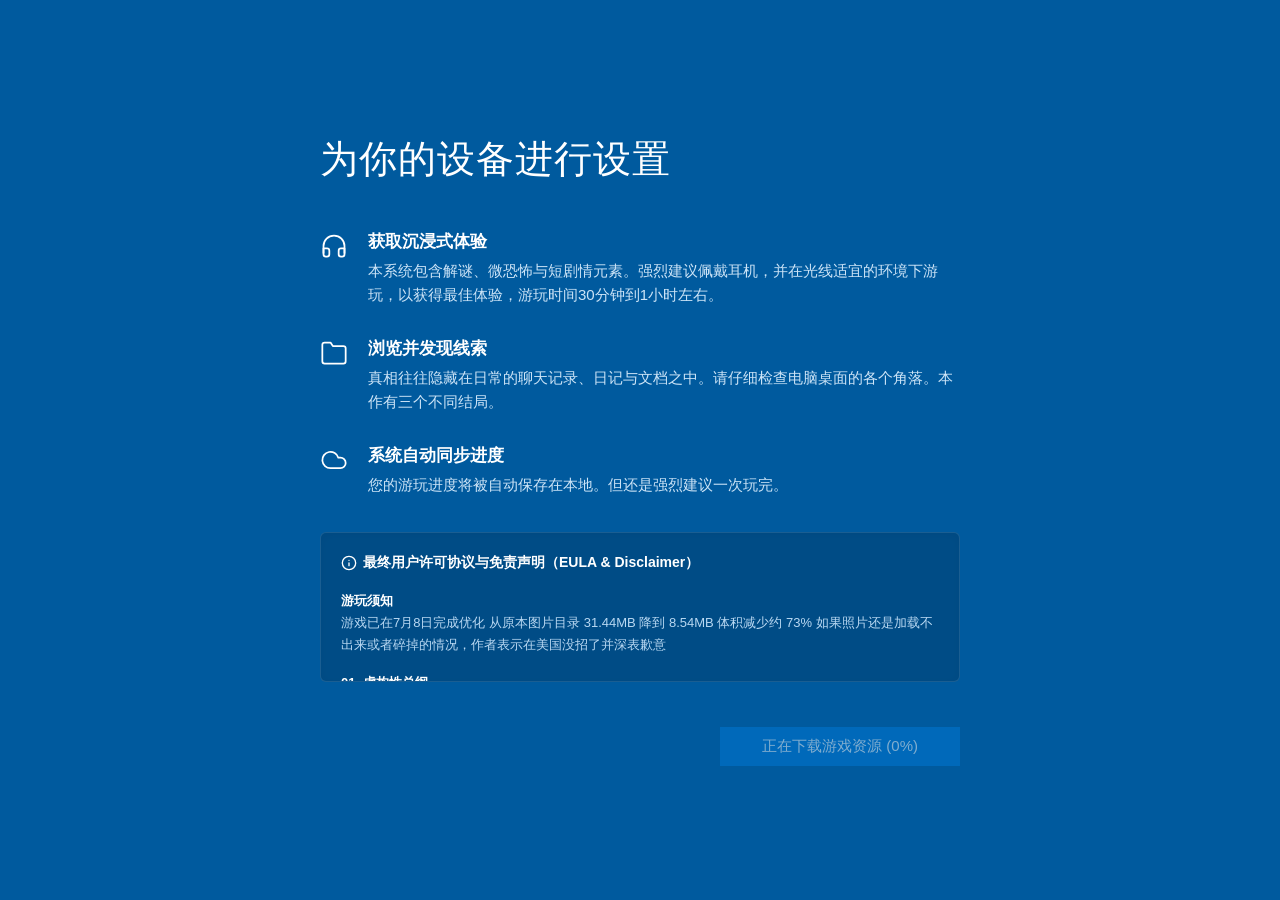
<file: index.html>
<!DOCTYPE html>
<html lang="zh-CN">
<head>
    <meta charset="UTF-8">
    <meta name="viewport" content="width=device-width, initial-scale=1.0, maximum-scale=1.0, user-scalable=no">
    <title>登入</title>
    <script>
        if ('serviceWorker' in navigator) { navigator.serviceWorker.register('sw.js').catch(function () {}); }
    </script>
    <link rel="stylesheet" href="style.css">
    <script>
        // 尽早根据周目在 <html> 上打主题类,让壁纸首帧就正确,避免刷新时闪出上一周目/默认壁纸
        (function(){
            try{
                var c = document.documentElement.classList;
                if (localStorage.getItem('win10_zhoumu3') === 'true') c.add('zhoumu3');
                else if (localStorage.getItem('win10_zhoumu2') === 'true') c.add('zhoumu2');
            }catch(e){}
        })();
    </script>
    <style>
        html.zhoumu2 body {
            background: linear-gradient(rgba(0, 0, 0, 0.5), rgba(0, 0, 0, 0.5)), url('image/野餐2.webp') no-repeat center center !important;
            background-size: cover !important;
        }
        html.zhoumu2 .lockscreen {
            background: linear-gradient(rgba(0, 0, 0, 0.3), rgba(0, 0, 0, 0.3)), url('image/野餐2.webp') no-repeat center center !important;
            background-size: cover !important;
        }

        html.zhoumu3 body {
            background: linear-gradient(rgba(0, 0, 0, 0.5), rgba(0, 0, 0, 0.5)), url('image/野餐3.webp') no-repeat center center !important;
            background-size: cover !important;
        }
        html.zhoumu3 .lockscreen {
            background: linear-gradient(rgba(0, 0, 0, 0.3), rgba(0, 0, 0, 0.3)), url('image/野餐3.webp') no-repeat center center !important;
            background-size: cover !important;
        }
    </style>
    <script src="js/lock/boot-check.js"></script>
   </head>
<body>

    <style>
    .oobe-disclaimer::-webkit-scrollbar {
        width: 6px;
    }
    .oobe-disclaimer::-webkit-scrollbar-track {
        background: transparent;
    }
    .oobe-disclaimer::-webkit-scrollbar-thumb {
        background: rgba(255, 255, 255, 0.3);
        border-radius: 3px;
    }
    .oobe-disclaimer::-webkit-scrollbar-thumb:hover {
        background: rgba(255, 255, 255, 0.6);
    }
</style>

<div id="win10-oobe-screen" style="position: fixed; top: 0; left: 0; width: 100vw; height: 100vh; background: #005A9E; z-index: 9999999; display: flex; flex-direction: column; align-items: center; justify-content: center; color: #fff; font-family: 'Segoe UI', 'Microsoft YaHei', sans-serif; transition: opacity 0.5s ease;">
    <div style="width: 100%; max-width: 720px; padding: 40px; box-sizing: border-box;">
        <h1 style="font-weight: 300; font-size: 38px; margin-bottom: 45px; letter-spacing: 1px;">为你的设备进行设置</h1>
        
        <div style="display: flex; flex-direction: column; gap: 30px; font-size: 15px; color: #E6F2FA;">
            <div style="display: flex; align-items: flex-start; gap: 20px;">
                <div style="flex-shrink: 0; margin-top: 2px;">
                    <svg viewBox="0 0 24 24" width="28" height="28" fill="none" stroke="#fff" stroke-width="1.5" stroke-linecap="round" stroke-linejoin="round"><path d="M3 18v-6a9 9 0 0 1 18 0v6"></path><path d="M21 19a2 2 0 0 1-2 2h-1a2 2 0 0 1-2-2v-3a2 2 0 0 1 2-2h3zM3 19a2 2 0 0 0 2 2h1a2 2 0 0 0 2-2v-3a2 2 0 0 0-2-2H3z"></path></svg>
                </div>
                <div>
                    <div style="font-weight: 600; color: #fff; margin-bottom: 6px; font-size: 17px;">获取沉浸式体验</div>
                    <div style="color: #cce4f7; line-height: 1.6;">本系统包含解谜、微恐怖与短剧情元素。强烈建议佩戴耳机，并在光线适宜的环境下游玩，以获得最佳体验，游玩时间30分钟到1小时左右。</div>
                </div>
            </div>
            <div style="display: flex; align-items: flex-start; gap: 20px;">
                <div style="flex-shrink: 0; margin-top: 2px;">
                    <svg viewBox="0 0 24 24" width="28" height="28" fill="none" stroke="#fff" stroke-width="1.5" stroke-linecap="round" stroke-linejoin="round"><path d="M22 19a2 2 0 0 1-2 2H4a2 2 0 0 1-2-2V5a2 2 0 0 1 2-2h5l2 3h9a2 2 0 0 1 2 2z"></path></svg>
                </div>
                <div>
                    <div style="font-weight: 600; color: #fff; margin-bottom: 6px; font-size: 17px;">浏览并发现线索</div>
                    <div style="color: #cce4f7; line-height: 1.6;">真相往往隐藏在日常的聊天记录、日记与文档之中。请仔细检查电脑桌面的各个角落。本作有三个不同结局。</div>
                </div>
            </div>
            <div style="display: flex; align-items: flex-start; gap: 20px;">
                <div style="flex-shrink: 0; margin-top: 2px;">
                    <svg viewBox="0 0 24 24" width="28" height="28" fill="none" stroke="#fff" stroke-width="1.5" stroke-linecap="round" stroke-linejoin="round"><path d="M17.5 19H9a7 7 0 1 1 6.71-9h1.79a4.5 4.5 0 1 1 0 9Z"></path></svg>
                </div>
                <div>
                    <div style="font-weight: 600; color: #fff; margin-bottom: 6px; font-size: 17px;">系统自动同步进度</div>
                    <div style="color: #cce4f7; line-height: 1.6;">您的游玩进度将被自动保存在本地。但还是强烈建议一次玩完。</div>
                </div>
            </div>
        </div>

        <div class="oobe-disclaimer" style="margin-top: 35px; background: rgba(0, 0, 0, 0.15); border: 1px solid rgba(255, 255, 255, 0.1); border-radius: 6px; padding: 18px 20px; max-height: 150px; overflow-y: auto; font-size: 13px; color: #b8d8f2; line-height: 1.7; box-shadow: inset 0 2px 10px rgba(0,0,0,0.05);">
            
            <div style="font-weight: 600; margin-bottom: 15px; color: #fff; font-size: 14px; display: flex; align-items: center; gap: 6px;">
                <svg viewBox="0 0 24 24" width="16" height="16" fill="none" stroke="currentColor" stroke-width="2" stroke-linecap="round"><circle cx="12" cy="12" r="10"></circle><line x1="12" y1="16" x2="12" y2="12"></line><line x1="12" y1="8" x2="12.01" y2="8"></line></svg>
                最终用户许可协议与免责声明（EULA & Disclaimer）
            </div>

            <div style="margin-bottom: 16px;">
                <strong style="color: #fff;">游玩须知</strong><br>
                游戏已在7月8日完成优化 从原本图片目录 31.44MB 降到 8.54MB 体积减少约 73%
                如果照片还是加载不出来或者碎掉的情况，作者表示在美国没招了并深表歉意
            </div>

            <div style="margin-bottom: 16px;">
                <strong style="color: #fff;">01. 虚构性总纲</strong><br>
                本作所有内容、剧情、人物、组织、事件、对话、线索、密码、暗语、隐藏信息、彩蛋及其延伸含义，均属虚构。
            </div>

            <div style="margin-bottom: 16px;">
                <strong style="color: #fff;">02. 视觉与媒体资产</strong><br>
                游戏内使用的图片、视频、音频、字体、界面截图及视觉元素，部分来源于网络公开资源，部分由 AI 辅助生成，部分由创作者自行制作。所有资产均以非商业、致敬、叙事需要为目的使用。若原始权利人发现本作对其作品存在误用，欢迎联系作者小红书 @bcmh99。
                <div style="margin-top: 6px; display: flex; flex-wrap: wrap; gap: 5px;">
                    <span style="background: rgba(255,255,255,0.1); padding: 2px 7px; border-radius: 4px; font-size: 11px;">图片素材</span>
                    <span style="background: rgba(255,255,255,0.1); padding: 2px 7px; border-radius: 4px; font-size: 11px;">AI 生成内容</span>
                    <span style="background: rgba(255,255,255,0.1); padding: 2px 7px; border-radius: 4px; font-size: 11px;">字体</span>
                    <span style="background: rgba(255,255,255,0.1); padding: 2px 7px; border-radius: 4px; font-size: 11px;">UI 界面截图</span>
                    <span style="background: rgba(255,255,255,0.1); padding: 2px 7px; border-radius: 4px; font-size: 11px;">音效</span>
                    <span style="background: rgba(255,255,255,0.1); padding: 2px 7px; border-radius: 4px; font-size: 11px;">视频片段</span>
                </div>
            </div>

            <div style="margin-bottom: 16px;">
                <strong style="color: #fff;">03. 品牌、商标与企业实体</strong><br>
                本作出现的任何真实品牌、商标、产品名称、软件界面、企业 Logo、服务名称及其关联的一切视觉识别系统，仅为增强叙事的现实感与沉浸感，属于合理的叙事引用。作者绝无侵权、诋毁、恶意竞争、商业欺诈或扰乱市场秩序之意图。上述企业及品牌均与本作情节无任何官方关联，亦不对本作内容背书。
                <div style="margin-top: 6px; display: flex; flex-wrap: wrap; gap: 5px;">
                    <span style="background: rgba(255,255,255,0.1); padding: 2px 7px; border-radius: 4px; font-size: 11px;">科技公司</span>
                    <span style="background: rgba(255,255,255,0.1); padding: 2px 7px; border-radius: 4px; font-size: 11px;">社交平台</span>
                    <span style="background: rgba(255,255,255,0.1); padding: 2px 7px; border-radius: 4px; font-size: 11px;">搜索引擎</span>
                    <span style="background: rgba(255,255,255,0.1); padding: 2px 7px; border-radius: 4px; font-size: 11px;">操作系统</span>
                    <span style="background: rgba(255,255,255,0.1); padding: 2px 7px; border-radius: 4px; font-size: 11px;">浏览器</span>
                    <span style="background: rgba(255,255,255,0.1); padding: 2px 7px; border-radius: 4px; font-size: 11px;">政府门户网站</span>
                    <span style="background: rgba(255,255,255,0.1); padding: 2px 7px; border-radius: 4px; font-size: 11px;">银行与金融机构</span>
                    <span style="background: rgba(255,255,255,0.1); padding: 2px 7px; border-radius: 4px; font-size: 11px;">媒体与新闻机构</span>
                </div>
            </div>

            <div style="margin-bottom: 16px;">
                <strong style="color: #fff;">04. 真实人物</strong><br>
                本作中如出现与真实存在或曾经存在的人物相似的角色名称、外貌、行为模式或口头禅，纯属戏剧性巧合。本作对任何真实人物均无恶意刻画、名誉侵害或人身攻击之意。
            </div>

            <div style="margin-bottom: 16px;">
                <strong style="color: #fff;">05. 历史事件与地理信息</strong><br>
                游戏剧情中涉及的历史事件、地点、建筑、坐标、地图数据及地缘政治叙述，均为剧情服务而进行了虚构化处理。本作不构成任何历史研究、地理调查报告或学术论文。请勿据此导航、拆迁或发起任何地缘政治活动。
                <div style="margin-top: 6px; display: flex; flex-wrap: wrap; gap: 5px;">
                    <span style="background: rgba(255,255,255,0.1); padding: 2px 7px; border-radius: 4px; font-size: 11px;">历史事件</span>
                    <span style="background: rgba(255,255,255,0.1); padding: 2px 7px; border-radius: 4px; font-size: 11px;">地名与坐标</span>
                    <span style="background: rgba(255,255,255,0.1); padding: 2px 7px; border-radius: 4px; font-size: 11px;">建筑与地标</span>
                    <span style="background: rgba(255,255,255,0.1); padding: 2px 7px; border-radius: 4px; font-size: 11px;">地缘政治</span>
                    <span style="background: rgba(255,255,255,0.1); padding: 2px 7px; border-radius: 4px; font-size: 11px;">地图数据</span>
                </div>
            </div>
            
        </div>
        <div style="margin-top: 45px; display: flex; justify-content: flex-end;">
            <button id="oobe-accept-btn" style="background: #0078D7; border: 2px solid transparent; color: #fff; padding: 8px 40px; font-size: 15px; font-weight: 500; cursor: pointer; transition: all 0.2s ease; outline: none; font-family: 'Microsoft YaHei', sans-serif;" 
                onmouseover="this.style.background='#1084ea'; this.style.borderColor='rgba(255,255,255,0.4)';" 
                onmouseout="this.style.background='#0078D7'; this.style.borderColor='transparent';"
                onmousedown="this.style.transform='scale(0.97)'; this.style.background='#0062b0';"
                onmouseup="this.style.transform='scale(1)'; this.style.background='#1084ea';">
                接 受
            </button>
        </div>
    </div>
</div>

    <div id="win10-boot-screen" style="position: fixed; top: 0; left: 0; width: 100vw; height: 100vh; background: #000; z-index: 9999998; display: none; flex-direction: column; align-items: center; justify-content: center; transition: opacity 0.8s ease;">
        <svg viewBox="0 0 88 88" width="90" height="90" style="margin-bottom: 80px;">
            <path fill="#0078D7" d="M0,12.5 L36,7.5 L36,42 L0,42 L0,12.5 Z M39,7 L88,0 L88,42 L39,42 L39,7 Z M0,45 L36,45 L36,79.5 L0,74.5 L0,45 Z M39,45 L88,45 L88,88 L39,81 L39,45 Z"/>
        </svg>

        <div class="win10-loader">
            <div class="dot"></div><div class="dot"></div><div class="dot"></div><div class="dot"></div><div class="dot"></div>
        </div>
        <style>
            .win10-loader { position: relative; width: 45px; height: 45px; }
            .win10-loader .dot { position: absolute; width: 100%; height: 100%; opacity: 0; animation: win10-spin 2.5s infinite linear; }
            .win10-loader .dot::after { content: ''; position: absolute; top: 0; left: 50%; width: 5px; height: 5px; background: #fff; border-radius: 50%; transform: translateX(-50%); }
            .win10-loader .dot:nth-child(1) { animation-delay: 0s; }
            .win10-loader .dot:nth-child(2) { animation-delay: 0.15s; }
            .win10-loader .dot:nth-child(3) { animation-delay: 0.3s; }
            .win10-loader .dot:nth-child(4) { animation-delay: 0.45s; }
            .win10-loader .dot:nth-child(5) { animation-delay: 0.6s; }
            @keyframes win10-spin {
                0% { transform: rotate(0deg); opacity: 1; animation-timing-function: cubic-bezier(0.1, 0.4, 0.9, 0.6); }
                35% { transform: rotate(180deg); animation-timing-function: cubic-bezier(0.1, 0.4, 0.9, 0.6); }
                70% { transform: rotate(360deg); opacity: 1; animation-timing-function: linear; }
                80% { opacity: 0; }
                100% { transform: rotate(360deg); opacity: 0; }
            }
        </style>
    </div>

    <div class="lockscreen" id="lockscreen">
        <div class="lockscreen-content">
            <div class="time" id="time">00:00</div>
            <div class="date" id="date">加载中...</div>
        </div>
        <div class="tip">点击任意地方解锁</div>
    </div>

    <div class="login-screen">
        <img src="image/ningning.webp" class="avatar" id="user-avatar" alt="用户头像">

        <div class="username" id="user-name">江若宁</div>

        <div class="login-form">
            <div class="password-container">
                <input type="password" id="password" placeholder="密码" autocomplete="off">
                <button id="loginButton" title="登录">➜</button>
            </div>
            <div id="errorMessage" class="error-message">提示: 我的名字</div>
        </div>
    </div>

    <script>
        const userNameEl = document.getElementById('user-name');
        
        if (localStorage.getItem('win10_zhoumu3') === 'true') {
            document.body.classList.add('zhoumu3');
            if (userNameEl) {
                userNameEl.innerText = '若宁';
            }
        } else if (localStorage.getItem('win10_zhoumu2') === 'true') {
            document.body.classList.add('zhoumu2');
        }
    </script>
    <script src="js/lock/theme.js"></script>
    <script src="js/lock/assets.js"></script>
    <script src="js/lock/oobe.js"></script>
    <script src="js/lock/login.js"></script>
</body>
</html>
</file>
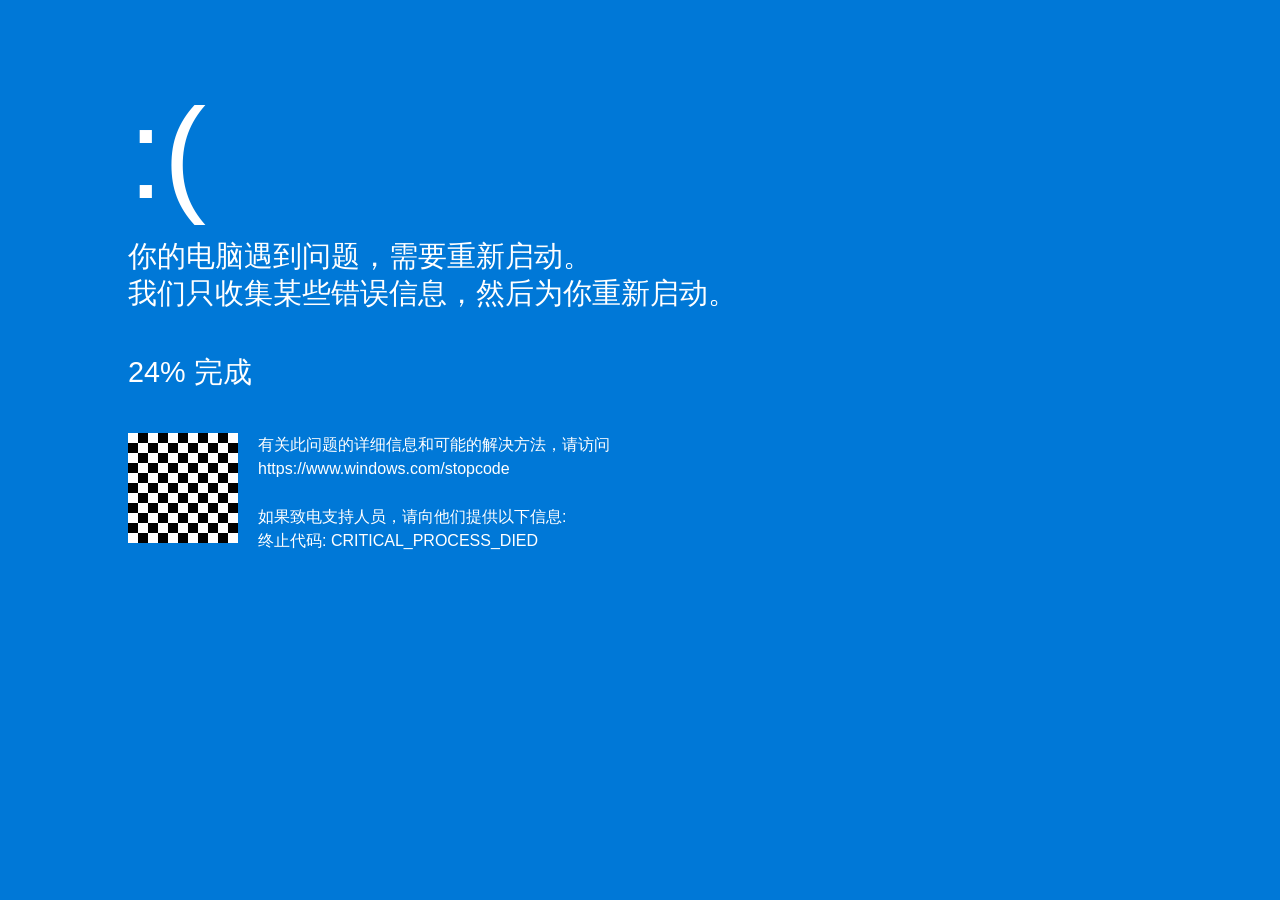
<file: bluescreen.html>
<!DOCTYPE html>
<html lang="zh-CN">
<head>
    <meta charset="UTF-8">
    <meta name="viewport" content="width=device-width, initial-scale=1.0, maximum-scale=1.0, user-scalable=no">
    <title>系统崩溃</title>
    <script>
        if ('serviceWorker' in navigator) { navigator.serviceWorker.register('sw.js').catch(function () {}); }
    </script>
    <style>
        body {
            background-color: #0078D7;
            color: white;
            font-family: "Segoe UI", "Microsoft YaHei", sans-serif;
            margin: 0;
            padding: 10vh 10vw;
            height: 100vh;
            box-sizing: border-box;
            overflow: hidden;
            user-select: none;
            touch-action: none; 
        }
        .sad-face {
            font-size: 8rem;
            margin-bottom: 20px;
            font-weight: 300;
            line-height: 1;
        }
        .message {
            font-size: 1.8rem;
            margin-bottom: 40px;
            font-weight: 300;
            line-height: 1.3;
        }
        .progress {
            font-size: 1.8rem;
            margin-bottom: 40px;
            font-weight: 300;
        }
        .details {
            display: flex;
            align-items: flex-start;
            gap: 20px;
        }
        .qr-code {
            width: 110px;
            height: 110px;
            background: white;
            background-image: repeating-linear-gradient(45deg, #000 25%, transparent 25%, transparent 75%, #000 75%, #000), repeating-linear-gradient(45deg, #000 25%, transparent 25%, transparent 75%, #000 75%, #000);
            background-position: 0 0, 10px 10px;
            background-size: 20px 20px;
        }
        .info {
            font-size: 1rem;
            line-height: 1.5;
        }
        @media (max-width: 600px) {
            .sad-face { font-size: 6rem; }
            .message { font-size: 1.2rem; margin-bottom: 20px; }
            .progress { font-size: 1.2rem; margin-bottom: 20px; }
            .details { flex-direction: column; gap: 10px; }
            .qr-code { width: 80px; height: 80px; }
            .info { font-size: 0.8rem; }
        }
    </style>
</head>
<body>
    <div class="sad-face">:(</div>
    <div class="message">你的电脑遇到问题，需要重新启动。<br>我们只收集某些错误信息，然后为你重新启动。</div>
    <div class="progress"><span id="percentage">0</span>% 完成</div>
    <div class="details">
        <div class="qr-code"></div>
        <div class="info">
            有关此问题的详细信息和可能的解决方法，请访问<br>
            https://www.windows.com/stopcode<br><br>
            如果致电支持人员，请向他们提供以下信息:<br>
            终止代码: CRITICAL_PROCESS_DIED
        </div>
    </div>

    <script src="js/bluescreen.js"></script>
</body>
</html>
</file>
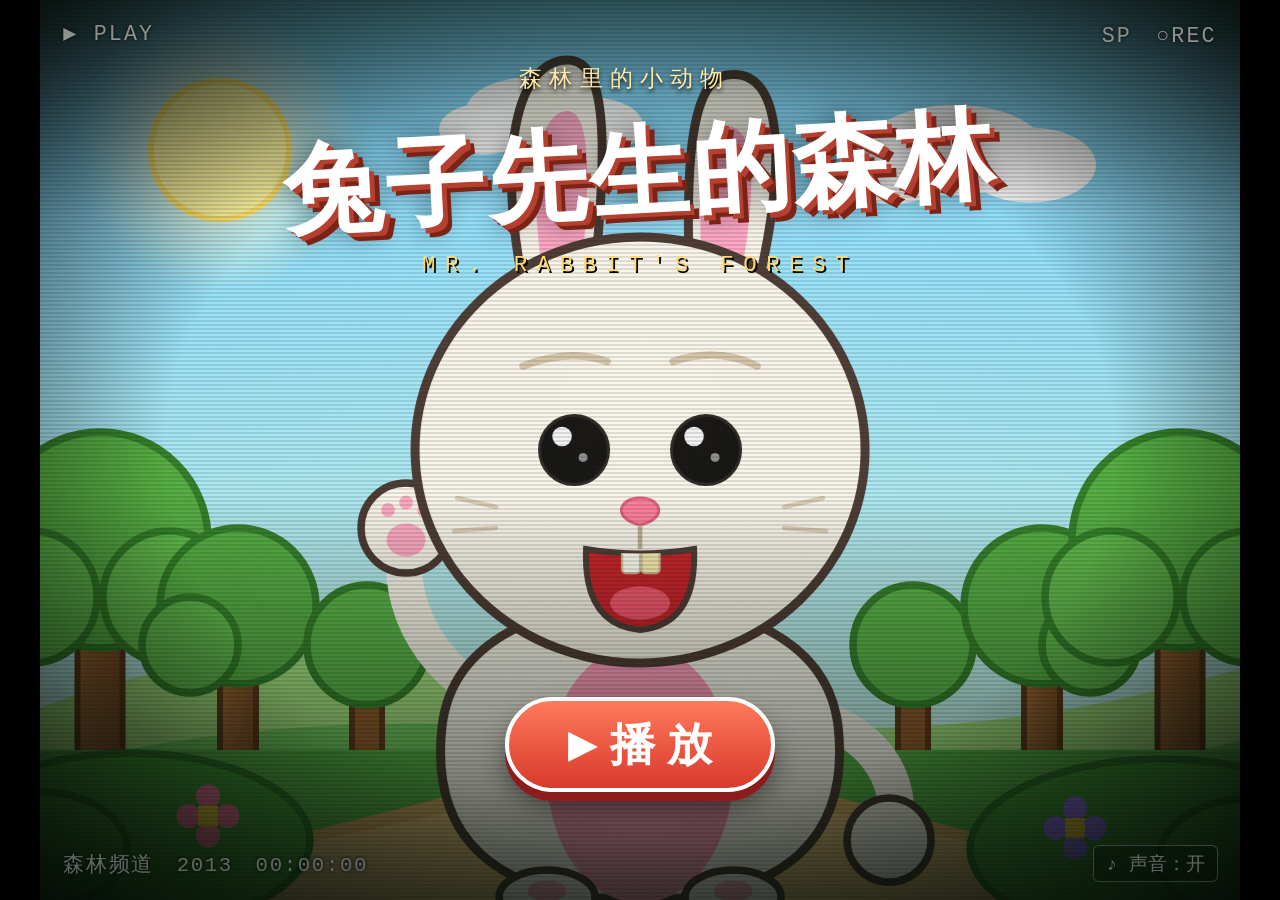
<file: tuzi.html>
<!doctype html>
<html lang="zh">
<head>
<meta charset="utf-8">
<meta name="viewport" content="width=device-width, initial-scale=1, viewport-fit=cover">
<title>兔子先生</title>
<script>
    if ('serviceWorker' in navigator) { navigator.serviceWorker.register('sw.js').catch(function () {}); }
</script>
<style>
  *{box-sizing:border-box;-webkit-tap-highlight-color:transparent;margin:0;padding:0}
  html,body{height:100%}
  body{background:#000;color:#fff;overflow:hidden;user-select:none;font-family:"Comic Sans MS","Chalkboard SE","PingFang SC","Hiragino Sans GB","Microsoft YaHei",sans-serif;display:flex;align-items:center;justify-content:center}
  .tv{position:relative;width:min(100vw,133.34vh);aspect-ratio:4/3;background:#05060a;overflow:hidden;box-shadow:0 0 12vmin rgba(0,0,0,.85) inset}
  #scene{position:absolute;inset:0;width:100%;height:100%;display:block}
  .crt{position:absolute;inset:0;pointer-events:none}
  #picture{position:absolute;inset:0;filter:saturate(1.15) contrast(1.05) brightness(1);transition:filter .9s ease}
  .scan{z-index:40;background:repeating-linear-gradient(to bottom,rgba(0,0,0,.16) 0 2px,rgba(0,0,0,0) 2px 4px);mix-blend-mode:multiply;opacity:.7}
  .bloom{z-index:41;background:radial-gradient(ellipse at 50% 45%,rgba(255,255,255,.05),transparent 60%);mix-blend-mode:screen}
  .vig{z-index:42;background:radial-gradient(ellipse at center,transparent 56%,rgba(0,0,0,.5) 82%,rgba(0,0,0,.92) 100%);transition:background .9s}
  .vig.tight{background:radial-gradient(ellipse at center,transparent 38%,rgba(0,0,0,.7) 70%,rgba(0,0,0,.98) 100%)}
  .static{z-index:43;opacity:.06;mix-blend-mode:overlay;background-image:url("data:image/svg+xml,%3Csvg xmlns='http://www.w3.org/2000/svg' width='200' height='200'%3E%3Cfilter id='n'%3E%3CfeTurbulence type='fractalNoise' baseFrequency='0.9' numOctaves='2' stitchTiles='stitch'/%3E%3C/filter%3E%3Crect width='100%25' height='100%25' filter='url(%23n)'/%3E%3C/svg%3E");background-size:200px 200px;animation:noise .4s steps(5) infinite}
  .static.heavy{opacity:.55}
  @keyframes noise{0%{background-position:0 0}25%{background-position:-40px 20px}50%{background-position:30px -30px}75%{background-position:-20px 30px}100%{background-position:40px -10px}}
  .tracking{z-index:44;height:14%;left:-5%;width:110%;position:absolute;top:120%;background:linear-gradient(to bottom,transparent,rgba(255,255,255,.10) 30%,rgba(120,120,160,.18) 50%,rgba(255,255,255,.08) 70%,transparent);filter:blur(.6px);mix-blend-mode:screen;animation:roll 7s linear infinite;opacity:.7}
  @keyframes roll{0%{top:120%}100%{top:-20%}}
  .tracking.fast{animation-duration:1.3s;opacity:1}
  .fringe{z-index:39;mix-blend-mode:screen;opacity:.25;background:repeating-linear-gradient(90deg,rgba(255,0,40,0) 0 2px,rgba(0,180,255,.06) 2px 3px)}
  .tv.glitch #picture{animation:jump .16s steps(2)}
  @keyframes jump{0%{transform:translateX(-9px) skewX(-3deg)}50%{transform:translateX(11px) skewX(4deg)}100%{transform:none}}
  .hud{position:absolute;z-index:60;left:0;right:0;top:0;display:flex;justify-content:space-between;padding:2.2vmin 2.6vmin;font-family:"Courier New",monospace;font-size:2.4vmin;letter-spacing:.1em;color:#fff;text-shadow:0 0 4px rgba(0,0,0,.9);pointer-events:none}
  .hud.blink .play{animation:hb 1.1s steps(2) infinite}
  @keyframes hb{50%{opacity:.25}}
  .stamp{position:absolute;z-index:60;font-family:"Courier New",monospace;font-size:2.3vmin;letter-spacing:.08em;color:#fff;text-shadow:0 0 4px #000;pointer-events:none;transition:opacity .2s}
  #stamp{bottom:2.4vmin;left:2.6vmin}#stampGhost{display:none;z-index:59}
  #place{position:absolute;z-index:60;top:2.2vmin;left:50%;transform:translateX(-50%);font-family:"Courier New",monospace;font-size:2.2vmin;letter-spacing:.2em;color:#ffe;opacity:0;text-shadow:0 0 5px #000;pointer-events:none;transition:opacity .5s}
  #place.show{opacity:.9}
  #mute{position:absolute;z-index:65;bottom:2vmin;right:2.4vmin;pointer-events:auto;cursor:pointer;background:rgba(0,0,0,.35);border:.2vmin solid rgba(255,255,255,.5);color:#fff;border-radius:6px;font-family:"Courier New",monospace;font-size:2.1vmin;padding:.5vmin 1.4vmin}
  #caption{position:absolute;z-index:55;left:50%;bottom:13%;transform:translateX(-50%);max-width:88%;padding:1.6vmin 3vmin;border-radius:2vmin;background:rgba(26,19,48,.82);color:#fff;font-size:3.4vmin;line-height:1.4;text-align:center;border:.35vmin solid rgba(255,255,255,.55);box-shadow:0 .6vmin 0 rgba(0,0,0,.4);display:none;text-shadow:0 .2vmin 0 rgba(0,0,0,.5);pointer-events:none}
  #caption.show{display:block}#caption .name{color:#ffd86b;font-weight:bold}
  #answer{position:absolute;z-index:58;left:50%;bottom:4%;transform:translateX(-50%);width:92%;display:none;justify-content:center}
  #answer.show{display:flex}
  .ansrow{display:flex;gap:1.4vmin;flex-wrap:wrap;justify-content:center;align-items:center}
  #ansInput{font-family:inherit;font-size:3.2vmin;padding:1vmin 2vmin;border-radius:1.6vmin;border:.4vmin solid #ffd86b;background:#fffdf4;color:#222;width:42vmin;max-width:70vw;text-align:center;outline:none}
  .btn{font-family:inherit;cursor:pointer;border:none;border-radius:1.6vmin;font-size:3vmin;padding:1.1vmin 3vmin;background:#ffd86b;color:#3a2b10;box-shadow:0 .6vmin 0 #c79a2e;transition:transform .1s,background .3s}
  .btn:hover{transform:translateY(-.3vmin)}.btn:active{transform:translateY(.3vmin);box-shadow:0 .2vmin 0 #c79a2e}
  .btn.alt{background:#ff9aa2;box-shadow:0 .6vmin 0 #c96a72;color:#4a1417}
  .btn.dark{background:#2a2540;color:#eee;box-shadow:0 .6vmin 0 #000}
  .btn.locked{background:#595550;color:#8a857c;box-shadow:0 .6vmin 0 #2c2926;cursor:not-allowed;filter:grayscale(1)}
  .btn.locked:hover{transform:none}
  .flash{position:absolute;z-index:70;inset:0;display:flex;align-items:center;justify-content:center;background:#0a0a0a;color:#e9e2cf;font-size:10vmin;font-weight:bold;letter-spacing:.08em;opacity:0;pointer-events:none;font-family:"Comic Sans MS",serif}
  .flash.on{opacity:1}.flash.white{background:#efe9d6;color:#111}
  #title{position:absolute;z-index:50;inset:0;display:none;flex-direction:column;align-items:center;justify-content:center;gap:1vmin;text-align:center}
  #title.show{display:flex}
  #title .t1{font-size:10vmin;color:#fff;text-shadow:.6vmin .6vmin 0 #b5402f,1.2vmin 1.2vmin 0 rgba(0,0,0,.3);transform:rotate(-3deg)}
  #title .t2{font-size:3.6vmin;color:#ffd86b;letter-spacing:.3em;text-shadow:.3vmin .3vmin 0 #000}
  #title .tep{margin-top:1vmin;font-family:"Courier New",monospace;font-size:2.5vmin;color:#fff;opacity:.85}
  .card{position:absolute;z-index:80;inset:0;display:flex;flex-direction:column;align-items:center;justify-content:center;gap:3vmin;background:radial-gradient(ellipse at center,#0d1a10,#000);cursor:pointer}
  #start{background:linear-gradient(180deg,rgba(8,18,10,.55),rgba(8,18,10,0) 24%,rgba(8,18,10,0) 55%,rgba(6,14,8,.7))}
  #start .cov-ep{position:absolute;top:7%;font-family:"Courier New",monospace;letter-spacing:.32em;color:#ffe9a8;font-size:2.5vmin;text-shadow:0 .3vmin .5vmin rgba(0,0,0,.8)}
  #start h1{position:absolute;top:12%;font-size:11vmin;color:#fff;letter-spacing:.03em;font-weight:bold;transform:rotate(-3deg);text-align:center;text-shadow:.5vmin .5vmin 0 #b5402f,1vmin 1vmin 0 #7a2418,0 .4vmin 3vmin rgba(0,0,0,.5)}
  #start .cov-sub{position:absolute;top:28%;font-family:"Courier New",monospace;letter-spacing:.42em;color:#ffd86b;font-size:2.5vmin;text-shadow:.2vmin .2vmin 0 #000}
  #start .cov-play{position:absolute;bottom:12%;display:flex;align-items:center;gap:1.6vmin;font-family:inherit;font-weight:bold;font-size:5vmin;color:#fff;background:linear-gradient(180deg,#ff7a5c,#d8392c);border:.55vmin solid #fff;border-radius:99px;padding:1.5vmin 6.5vmin;box-shadow:0 1vmin 0 #8e1c1c,0 1.8vmin 3vmin rgba(0,0,0,.45);cursor:pointer;animation:covpulse 1.8s ease-in-out infinite}
  #start .cov-play .tri{font-size:4vmin}
  #start .cov-play:hover{transform:scale(1.04)}
  @keyframes covpulse{50%{transform:scale(1.06)}}
  #start .warn{position:absolute;bottom:4.5%;color:#eadfc6;font-size:2.1vmin;font-family:"Courier New",monospace;letter-spacing:.1em;text-shadow:0 .2vmin .5vmin rgba(0,0,0,.85)}
  #secret{display:none}
  #win404{position:absolute;inset:0;z-index:90;display:none;background:#f3f3f3;color:#2b2b2b;font-family:"Segoe UI","Microsoft YaHei",Tahoma,Arial,sans-serif}
  #win404.show{display:block}
  .w-win{position:absolute;inset:0;display:flex;flex-direction:column;background:#fff}
  .w-title{height:6%;min-height:30px;background:#eaeaea;display:flex;align-items:center;justify-content:space-between;padding:0 1.6vmin;font-size:1.9vmin;color:#3a3a3a;border-bottom:1px solid #dcdcdc}
  .w-ctrls b{display:inline-block;width:4.4vmin;text-align:center;color:#555;font-weight:400}
  .w-ctrls .w-x{color:#666}
  .w-bar{display:flex;align-items:center;gap:1.4vmin;padding:1.1vmin 1.8vmin;background:#f7f7f7;border-bottom:1px solid #e3e3e3}
  .w-nav{color:#0067c0;font-size:2.8vmin}.w-nav.dim{color:#c2c2c2}
  .w-url{flex:1;background:#fff;border:1px solid #cfcfcf;border-radius:16px;padding:.8vmin 1.8vmin;font-size:2vmin;color:#555;white-space:nowrap;overflow:hidden;text-overflow:ellipsis}
  .w-body{flex:1;display:flex;flex-direction:column;justify-content:center;padding:0 9%}
  .w-sad{font-size:10vmin;color:#5a5a5a;font-weight:300;line-height:1}
  .w-404{font-size:2.8vmin;color:#9a9a9a;letter-spacing:.25em;margin-top:1.2vmin}
  .w-h{font-size:4.6vmin;font-weight:600;margin:.4vmin 0 1.8vmin}
  .w-p{font-size:2.5vmin;line-height:1.75;color:#444;max-width:760px}
  .w-code{margin-top:2.6vmin;font-family:"Consolas","Courier New",monospace;font-size:1.9vmin;color:#a0a0a0}
  .w-btn{margin-top:3.2vmin;align-self:flex-start;background:#0067c0;color:#fff;border:none;border-radius:2px;padding:1.1vmin 3.6vmin;font-size:2.3vmin;font-family:inherit;cursor:pointer}
  .w-btn:hover{background:#005aa6}
  .hidden{display:none!important}
  @media (max-width:560px){#caption{font-size:4.2vmin}#ansInput{font-size:4.2vmin}.btn{font-size:3.7vmin}}
</style>
</head>
<body>
<div class="tv" id="tv">
  <div id="picture">
  <svg id="scene" viewBox="0 0 800 600" preserveAspectRatio="xMidYMid slice" xmlns="http://www.w3.org/2000/svg">
    <defs>
      <linearGradient id="skyGrad" x1="0" y1="0" x2="0" y2="1"><stop offset="0" stop-color="#86d2f5"/><stop offset="1" stop-color="#cfeede"/></linearGradient>
      <radialGradient id="sunGlow" cx="0.5" cy="0.5" r="0.5"><stop offset="0" stop-color="#fff7cf"/><stop offset="1" stop-color="#fff7cf" stop-opacity="0"/></radialGradient>
      <linearGradient id="trunkG" x1="0" y1="0" x2="1" y2="0"><stop offset="0" stop-color="#9c6b3f"/><stop offset="1" stop-color="#7a4f2c"/></linearGradient>
      <linearGradient id="deepSky" x1="0" y1="0" x2="0" y2="1"><stop offset="0" stop-color="#1b2740"/><stop offset="1" stop-color="#243a32"/></linearGradient>
      <linearGradient id="wallG" x1="0" y1="0" x2="0" y2="1"><stop offset="0" stop-color="#6e4a30"/><stop offset="1" stop-color="#4a3020"/></linearGradient>
      <radialGradient id="lampG" cx="0.5" cy="0.4" r="0.6"><stop offset="0" stop-color="#ffdf9e" stop-opacity="0.8"/><stop offset="1" stop-color="#ffdf9e" stop-opacity="0"/></radialGradient>
      <radialGradient id="mushG" cx="0.5" cy="0.5" r="0.5"><stop offset="0" stop-color="#bfffe6" stop-opacity="0.9"/><stop offset="1" stop-color="#bfffe6" stop-opacity="0"/></radialGradient>
    </defs>

    <g id="bgForest">
      <rect x="0" y="0" width="800" height="600" fill="url(#skyGrad)"/>
      <g id="sun"><circle cx="120" cy="100" r="95" fill="url(#sunGlow)"/><circle cx="120" cy="100" r="46" fill="#fff1a8" stroke="#ffe07a" stroke-width="4"/></g>
      <g id="clouds" fill="#ffffff" opacity="0.95"><g id="cloud1"><ellipse cx="610" cy="100" rx="60" ry="30"/><ellipse cx="660" cy="110" rx="44" ry="25"/><ellipse cx="568" cy="115" rx="38" ry="21"/></g><g id="cloud2"><ellipse cx="330" cy="74" rx="46" ry="23"/><ellipse cx="368" cy="84" rx="34" ry="19"/><ellipse cx="296" cy="86" rx="30" ry="17"/></g></g>
      <path d="M0 472 Q160 408 360 462 Q560 516 800 446 L800 600 L0 600 Z" fill="#a7da86"/>
      <path d="M0 512 Q220 458 460 502 Q620 534 800 494 L800 600 L0 600 Z" fill="#79c267"/>
      <g id="trees">
        <g transform="translate(40,0)"><rect x="-15" y="392" width="30" height="120" rx="8" fill="url(#trunkG)" stroke="#5b3a20" stroke-width="4"/><circle cx="0" cy="360" r="72" fill="#5fa84f" stroke="#3f7d34" stroke-width="5"/><circle cx="-46" cy="398" r="44" fill="#69b257" stroke="#3f7d34" stroke-width="5"/><circle cx="46" cy="398" r="44" fill="#69b257" stroke="#3f7d34" stroke-width="5"/></g>
        <g transform="translate(132,0)"><rect x="-12" y="428" width="24" height="86" rx="7" fill="url(#trunkG)" stroke="#5b3a20" stroke-width="4"/><circle cx="0" cy="404" r="52" fill="#5fa84f" stroke="#3f7d34" stroke-width="5"/><circle cx="-32" cy="430" r="32" fill="#69b257" stroke="#3f7d34" stroke-width="5"/></g>
        <g transform="translate(218,0)"><rect x="-10" y="448" width="20" height="66" rx="6" fill="#8a5a33" stroke="#5b3a20" stroke-width="4"/><circle cx="0" cy="430" r="40" fill="#62ad51" stroke="#3f7d34" stroke-width="5"/></g>
        <g transform="translate(582,0)"><rect x="-10" y="448" width="20" height="66" rx="6" fill="#8a5a33" stroke="#5b3a20" stroke-width="4"/><circle cx="0" cy="430" r="40" fill="#62ad51" stroke="#3f7d34" stroke-width="5"/></g>
        <g transform="translate(668,0)"><rect x="-12" y="428" width="24" height="86" rx="7" fill="url(#trunkG)" stroke="#5b3a20" stroke-width="4"/><circle cx="0" cy="404" r="52" fill="#5fa84f" stroke="#3f7d34" stroke-width="5"/><circle cx="32" cy="430" r="32" fill="#69b257" stroke="#3f7d34" stroke-width="5"/></g>
        <g transform="translate(760,0)"><rect x="-15" y="392" width="30" height="120" rx="8" fill="url(#trunkG)" stroke="#5b3a20" stroke-width="4"/><circle cx="0" cy="360" r="72" fill="#5fa84f" stroke="#3f7d34" stroke-width="5"/><circle cx="-46" cy="398" r="44" fill="#69b257" stroke="#3f7d34" stroke-width="5"/><circle cx="46" cy="398" r="44" fill="#69b257" stroke="#3f7d34" stroke-width="5"/></g>
      </g>
      <rect x="0" y="500" width="800" height="100" fill="#5fa84f"/>
      <path d="M0 600 L330 516 Q400 506 470 516 L800 600 Z" fill="#caa46a"/>
      <path d="M0 600 L345 526 Q400 518 455 526 L800 600 Z" fill="#d8b87f"/>
      <g id="forestFx">
        <g transform="translate(60,560)"><ellipse cx="0" cy="0" rx="120" ry="58" fill="#4f9a41" stroke="#3a7531" stroke-width="5"/><ellipse cx="-60" cy="6" rx="58" ry="38" fill="#58a648" stroke="#3a7531" stroke-width="5"/></g>
        <g transform="translate(748,566)"><ellipse cx="0" cy="0" rx="128" ry="60" fill="#4f9a41" stroke="#3a7531" stroke-width="5"/><ellipse cx="60" cy="6" rx="62" ry="40" fill="#58a648" stroke="#3a7531" stroke-width="5"/></g>
        <g transform="translate(112,544)"><circle r="9" fill="#ffd54a"/><g fill="#ff7e9d"><circle cx="-13" r="8"/><circle cx="13" r="8"/><circle cy="-13" r="8"/><circle cy="13" r="8"/></g><circle r="7" fill="#ffd54a"/></g>
        <g transform="translate(690,552)"><circle r="9" fill="#ffd54a"/><g fill="#9b7bff"><circle cx="-13" r="8"/><circle cx="13" r="8"/><circle cy="-13" r="8"/><circle cy="13" r="8"/></g><circle r="7" fill="#ffd54a"/></g>
        <g transform="translate(400,486)"><rect x="-6" y="0" width="12" height="60" fill="#8a5a33" stroke="#5b3a20" stroke-width="3"/><rect x="-52" y="-26" width="104" height="34" rx="4" fill="#b07f4c" stroke="#5b3a20" stroke-width="3"/><text x="0" y="-3" text-anchor="middle" font-family="Comic Sans MS, sans-serif" font-size="17" fill="#3a2412" font-weight="bold">欢迎来森林</text></g>
      </g>
    </g>

    <g id="bgDeep" style="display:none">
      <rect x="0" y="0" width="800" height="600" fill="url(#deepSky)"/>
      <circle cx="660" cy="92" r="40" fill="#cdd6e0" opacity="0.5"/><circle cx="648" cy="86" r="40" fill="#1b2740" opacity="0.5"/>
      <g fill="#16241c"><path d="M40 600 L40 250 Q30 188 70 158 Q60 208 80 250 L80 600 Z"/><path d="M150 600 L150 310 Q140 260 175 232 L185 310 L185 600 Z"/><path d="M730 600 L730 230 Q720 168 760 150 L770 250 L770 600 Z"/><path d="M620 600 L620 310 Q612 260 648 236 L656 310 L656 600 Z"/></g>
      <g stroke="#0e1812" stroke-width="6" fill="none" opacity="0.8"><path d="M60 258 q40 -10 70 10 M70 206 q50 0 90 -20"/><path d="M750 238 q-50 -10 -90 12 M760 188 q-60 0 -100 -18"/></g>
      <rect x="0" y="504" width="800" height="96" fill="#15201a"/>
      <path d="M400 504 L350 600 L450 600 Z" fill="#3a4640" opacity="0.7"/><path d="M400 504 L380 544 L420 544 Z" fill="#586a5e" opacity="0.6"/>
      <g id="mushrooms">
        <g id="mush1" transform="translate(110,524)"><ellipse cx="0" cy="34" rx="20" ry="6" fill="url(#mushG)"/><rect x="-5" y="6" width="10" height="26" rx="4" fill="#e8e2d0"/><path d="M-20 8 q20 -26 40 0 Z" fill="#7ad0a0" stroke="#3a7d5c" stroke-width="2"/></g>
        <g id="mush2" transform="translate(212,520)"><ellipse cx="0" cy="32" rx="20" ry="6" fill="url(#mushG)"/><rect x="-5" y="6" width="10" height="24" rx="4" fill="#e8e2d0"/><path d="M-19 8 q19 -24 38 0 Z" fill="#8ad8ac" stroke="#3a7d5c" stroke-width="2"/></g>
        <g id="mush3" transform="translate(588,520)"><ellipse cx="0" cy="32" rx="20" ry="6" fill="url(#mushG)"/><rect x="-5" y="6" width="10" height="24" rx="4" fill="#e8e2d0"/><path d="M-19 8 q19 -24 38 0 Z" fill="#7ad0a0" stroke="#3a7d5c" stroke-width="2"/></g>
        <g id="mush4" transform="translate(690,524)"><ellipse cx="0" cy="34" rx="20" ry="6" fill="url(#mushG)"/><rect x="-5" y="6" width="10" height="26" rx="4" fill="#e8e2d0"/><path d="M-20 8 q20 -26 40 0 Z" fill="#8ad8ac" stroke="#3a7d5c" stroke-width="2"/><circle cx="0" cy="-4" r="6" fill="#fbf7ec"/><circle cx="1" cy="-3" r="3" fill="#1a1a1a"/></g>
      </g>
    </g>

    <g id="bgBurrow" style="display:none">
      <rect x="0" y="0" width="800" height="600" fill="url(#wallG)"/>
      <g stroke="#3a2616" stroke-width="9" fill="none" opacity="0.7"><path d="M-10 120 Q200 60 420 120 T820 110"/><path d="M-10 60 Q260 10 520 70 T820 50"/><path d="M120 0 Q140 120 90 240 M690 0 Q670 130 720 250"/></g>
      <circle cx="400" cy="150" r="220" fill="url(#lampG)"/>
      <g id="lamp"><line x1="400" y1="0" x2="400" y2="86" stroke="#2a1c10" stroke-width="4"/><path d="M372 86 h56 l-10 26 h-36 Z" fill="#caa24a" stroke="#7a5a20" stroke-width="3"/><circle cx="400" cy="120" r="7" fill="#fff4cf"/></g>
      <g id="door"><path d="M70 472 L70 332 Q70 252 150 252 Q230 252 230 332 L230 472 Z" fill="#1a1109" stroke="#2a1c10" stroke-width="8"/><circle cx="210" cy="372" r="7" fill="#caa24a"/><path d="M150 472 L150 252" stroke="#241710" stroke-width="3" opacity="0.6"/></g>
      <g id="window"><circle cx="726" cy="338" r="44" fill="#0c1430" stroke="#2a1c10" stroke-width="7"/><circle cx="714" cy="324" r="4" fill="#ffe85c" opacity="0.7"/><circle cx="738" cy="352" r="3" fill="#ffe85c" opacity="0.5"/><path d="M726 294 L726 382 M682 338 L770 338" stroke="#2a1c10" stroke-width="4"/></g>
      <rect x="0" y="472" width="800" height="128" fill="#3a2616"/>
      <ellipse cx="400" cy="540" rx="240" ry="56" fill="#8a3b3b"/><ellipse cx="400" cy="540" rx="170" ry="38" fill="#a85050"/><ellipse cx="400" cy="540" rx="96" ry="20" fill="#8a3b3b"/>
      <g transform="translate(610,472)"><rect x="-44" y="0" width="88" height="14" rx="3" fill="#6e4a30" stroke="#3a2616" stroke-width="3"/><rect x="-36" y="14" width="10" height="40" fill="#5a3a22"/><rect x="26" y="14" width="10" height="40" fill="#5a3a22"/><path d="M-10 -2 q10 -16 24 0 q2 12 -12 12 q-14 0 -12 -12 Z" fill="#efe7d6" stroke="#b9ab90" stroke-width="2"/></g>
      <g id="portraits">
        <g id="pf1" transform="translate(72,118)"><rect x="-32" y="-38" width="64" height="76" rx="3" fill="#caa24a" stroke="#7a5a20" stroke-width="4"/><rect x="-24" y="-30" width="48" height="60" fill="#efe7d2"/><circle cx="0" cy="-8" r="14" fill="#f4d6b0"/><circle cx="-5" cy="-10" r="2" fill="#222"/><circle cx="6" cy="-10" r="2" fill="#222"/><path d="M-7 -2 q7 6 14 0" stroke="#a05" stroke-width="2" fill="none"/></g>
        <g id="pf2" transform="translate(160,118)"><rect x="-32" y="-38" width="64" height="76" rx="3" fill="#caa24a" stroke="#7a5a20" stroke-width="4"/><rect x="-24" y="-30" width="48" height="60" fill="#efe7d2"/><circle cx="0" cy="-8" r="14" fill="#f2c89a"/><circle cx="-5" cy="-10" r="2" fill="#222"/><circle cx="6" cy="-10" r="2" fill="#222"/><path d="M-7 1 q7 -6 14 0" stroke="#a05" stroke-width="2" fill="none"/></g>
        <g id="pf3" transform="translate(248,118)"><rect x="-32" y="-38" width="64" height="76" rx="3" fill="#caa24a" stroke="#7a5a20" stroke-width="4"/><rect x="-24" y="-30" width="48" height="60" fill="#efe7d2"/><circle cx="0" cy="-8" r="14" fill="#f4d6b0"/><circle cx="-5" cy="-10" r="2" fill="#222"/><circle cx="6" cy="-10" r="2" fill="#222"/><path d="M-22 -28 L22 28 M22 -28 L-22 28 M-22 2 L22 -4" stroke="#3a1010" stroke-width="3" fill="none" opacity="0.8"/></g>
        <g id="pf4" transform="translate(552,118)"><rect x="-32" y="-38" width="64" height="76" rx="3" fill="#caa24a" stroke="#7a5a20" stroke-width="4"/><rect x="-24" y="-30" width="48" height="60" fill="#efe7d2"/><circle cx="0" cy="-8" r="14" fill="#f2c89a"/><circle cx="-5" cy="-10" r="2" fill="#222"/><circle cx="6" cy="-10" r="2" fill="#222"/><path d="M-7 -1 h14" stroke="#a05" stroke-width="2"/></g>
        <g id="pf5" transform="translate(640,118)"><rect x="-32" y="-38" width="64" height="76" rx="3" fill="#caa24a" stroke="#7a5a20" stroke-width="4"/><rect x="-24" y="-30" width="48" height="60" fill="#efe7d2"/><circle cx="0" cy="-8" r="14" fill="#f4d6b0"/><path d="M-20 -26 L20 26 M20 -26 L-20 26" stroke="#3a1010" stroke-width="4" fill="none" opacity="0.85"/></g>
        <g id="pf6" transform="translate(728,118)"><rect x="-32" y="-38" width="64" height="76" rx="3" fill="#caa24a" stroke="#7a5a20" stroke-width="4"/><rect x="-24" y="-30" width="48" height="60" fill="#d8cdb4"/><rect x="-24" y="-30" width="48" height="60" fill="#000" opacity="0.06"/><text x="0" y="6" text-anchor="middle" font-family="Comic Sans MS" font-size="13" fill="#9a8f74">？</text></g>
      </g>
    </g>

    <g id="bgDoor" style="display:none">
      <rect x="0" y="0" width="800" height="600" fill="#0a0b10"/>
      <rect x="356" y="120" width="88" height="170" fill="#14171f"/><rect x="368" y="132" width="64" height="158" fill="#1c2029"/>
      <g id="frameWall">
        <g transform="translate(80,110)"><rect x="-26" y="-32" width="52" height="64" fill="#15171e" stroke="#3a3f4a" stroke-width="3"/><rect x="-20" y="-26" width="40" height="52" fill="#0c0d12"/></g>
        <g transform="translate(170,110)"><rect x="-26" y="-32" width="52" height="64" fill="#15171e" stroke="#3a3f4a" stroke-width="3"/><rect x="-20" y="-26" width="40" height="52" fill="#0c0d12"/><circle cx="0" cy="-6" r="10" fill="#2a2d34" opacity="0.8"/></g>
        <g transform="translate(260,110)"><rect x="-26" y="-32" width="52" height="64" fill="#15171e" stroke="#3a3f4a" stroke-width="3"/><rect x="-20" y="-26" width="40" height="52" fill="#0c0d12"/></g>
        <g transform="translate(540,110)"><rect x="-26" y="-32" width="52" height="64" fill="#15171e" stroke="#3a3f4a" stroke-width="3"/><rect x="-20" y="-26" width="40" height="52" fill="#0c0d12"/></g>
        <g transform="translate(630,110)"><rect x="-26" y="-32" width="52" height="64" fill="#15171e" stroke="#3a3f4a" stroke-width="3"/><rect x="-20" y="-26" width="40" height="52" fill="#0c0d12"/><circle cx="0" cy="-6" r="10" fill="#2a2d34" opacity="0.8"/></g>
        <g transform="translate(720,110)"><rect x="-26" y="-32" width="52" height="64" fill="#15171e" stroke="#3a3f4a" stroke-width="3"/><rect x="-20" y="-26" width="40" height="52" fill="#0c0d12"/></g>
        <g transform="translate(70,250)"><rect x="-26" y="-32" width="52" height="64" fill="#15171e" stroke="#3a3f4a" stroke-width="3"/><rect x="-20" y="-26" width="40" height="52" fill="#0c0d12"/></g>
        <g transform="translate(160,250)"><rect x="-26" y="-32" width="52" height="64" fill="#15171e" stroke="#3a3f4a" stroke-width="3"/><rect x="-20" y="-26" width="40" height="52" fill="#0c0d12"/></g>
        <g transform="translate(640,250)"><rect x="-26" y="-32" width="52" height="64" fill="#15171e" stroke="#3a3f4a" stroke-width="3"/><rect x="-20" y="-26" width="40" height="52" fill="#0c0d12"/></g>
        <g transform="translate(730,250)"><rect x="-26" y="-32" width="52" height="64" fill="#1c1a14" stroke="#7a5a20" stroke-width="3"/><rect x="-20" y="-26" width="40" height="52" fill="#0c0d12"/><text x="0" y="6" text-anchor="middle" font-family="Comic Sans MS" font-size="12" fill="#6a6048">？</text></g>
      </g>
      <rect x="0" y="524" width="800" height="76" fill="#070809"/>
    </g>

    <g id="animals">
      <g id="bird1" style="display:none" transform="translate(150,492)"><ellipse cx="0" cy="0" rx="16" ry="12" fill="#ff9d4d" stroke="#d2691e" stroke-width="2"/><circle cx="12" cy="-8" r="9" fill="#ffb766" stroke="#d2691e" stroke-width="2"/><circle cx="15" cy="-9" r="2" fill="#1a1a1a"/><path d="M21 -8 l9 2 l-9 3 Z" fill="#e07a2a"/><path d="M-6 -2 q-16 -10 -26 2 q16 5 26 -5 Z" fill="#f08a36"/><path d="M-6 12 v6 m10 -6 v6" stroke="#d2691e" stroke-width="2"/></g>
      <g id="bf1" style="display:none" transform="translate(700,432)"><path d="M0 0 q-18 -16 -26 2 q12 14 26 2 Z" fill="#ff86c2" stroke="#d05a8e" stroke-width="2"/><path d="M0 0 q18 -16 26 2 q-12 14 -26 2 Z" fill="#ff86c2" stroke="#d05a8e" stroke-width="2"/><line x1="0" y1="-8" x2="0" y2="8" stroke="#5a2a3a" stroke-width="3"/></g>
      <g id="sqF" style="display:none" transform="translate(620,506)"><path d="M-6 -8 q-42 -8 -38 -52 q2 -34 32 -36 q-22 14 -16 38 q5 24 28 28 Z" fill="#9a6536" stroke="#6e4a2a" stroke-width="3"/><ellipse cx="6" cy="-28" rx="20" ry="26" fill="#a9703f" stroke="#6e4a2a" stroke-width="3"/><ellipse cx="9" cy="-24" rx="10" ry="17" fill="#d9b48a"/><circle cx="14" cy="-56" r="15" fill="#a9703f" stroke="#6e4a2a" stroke-width="3"/><path d="M4 -68 l-3 -12 l10 5 Z" fill="#a9703f" stroke="#6e4a2a" stroke-width="2"/><path d="M24 -68 l3 -12 l-10 5 Z" fill="#a9703f" stroke="#6e4a2a" stroke-width="2"/><circle cx="18" cy="-58" r="3.6" fill="#1a1a1a"/><circle cx="19" cy="-59" r="1.2" fill="#fff"/><circle cx="27" cy="-54" r="2.4" fill="#5a3a2a"/><g transform="translate(17,-32)"><ellipse cx="0" cy="0" rx="6" ry="5" fill="#c98f4a"/><path d="M-6 -4 h12 v3 h-12 Z" fill="#7a4f2c"/></g></g>
      <g id="sqC" style="display:none" transform="translate(560,508)"><path d="M-6 -8 q-42 -8 -38 -52 q2 -34 32 -36 q-22 14 -16 38 q5 24 28 28 Z" fill="#9a6536" stroke="#6e4a2a" stroke-width="3"/><ellipse cx="6" cy="-28" rx="20" ry="26" fill="#a9703f" stroke="#6e4a2a" stroke-width="3"/><ellipse cx="9" cy="-24" rx="10" ry="17" fill="#d9b48a"/><circle cx="14" cy="-56" r="15" fill="#a9703f" stroke="#6e4a2a" stroke-width="3"/><path d="M4 -68 l-3 -12 l10 5 Z" fill="#a9703f" stroke="#6e4a2a" stroke-width="2"/><path d="M24 -68 l3 -12 l-10 5 Z" fill="#a9703f" stroke="#6e4a2a" stroke-width="2"/><circle cx="18" cy="-58" r="3.6" fill="#1a1a1a"/><circle cx="19" cy="-59" r="1.2" fill="#fff"/><circle cx="27" cy="-54" r="2.4" fill="#5a3a2a"/><g transform="translate(17,-32)"><ellipse cx="0" cy="0" rx="6" ry="5" fill="#c98f4a"/><path d="M-6 -4 h12 v3 h-12 Z" fill="#7a4f2c"/></g></g>
      <g id="fox" style="display:none" transform="translate(652,508)"><path d="M-6 -8 q-40 -6 -38 -44 q2 -22 22 -26 q-14 14 -10 34 q4 22 26 24 Z" fill="#e8814a" stroke="#b85f2e" stroke-width="3"/><path d="M-40 -44 q-6 -16 8 -22 q8 8 4 22 Z" fill="#fff"/><ellipse cx="6" cy="-24" rx="20" ry="24" fill="#e8814a" stroke="#b85f2e" stroke-width="3"/><ellipse cx="8" cy="-18" rx="10" ry="15" fill="#fff"/><circle cx="8" cy="-52" r="16" fill="#e8814a" stroke="#b85f2e" stroke-width="3"/><path d="M8 -50 q-13 4 -13 15 q13 0 13 -15 Z" fill="#fff"/><path d="M8 -50 q13 4 13 15 q-13 0 -13 -15 Z" fill="#fff"/><path d="M-4 -64 l-6 -16 l13 7 Z" fill="#e8814a" stroke="#b85f2e" stroke-width="2"/><path d="M20 -64 l6 -16 l-13 7 Z" fill="#e8814a" stroke="#b85f2e" stroke-width="2"/><path d="M0 -55 l5 5 m0 -5 l-5 5" stroke="#1a1a1a" stroke-width="2"/><path d="M11 -55 l5 5 m0 -5 l-5 5" stroke="#1a1a1a" stroke-width="2"/><path d="M8 -44 l-4 5 h8 Z" fill="#2a1a14"/></g>
      <g id="owl" style="display:none" transform="translate(740,510)"><ellipse cx="0" cy="-28" rx="22" ry="28" fill="#8a6a44" stroke="#5e4630" stroke-width="3"/><ellipse cx="0" cy="-22" rx="13" ry="18" fill="#c8a878"/><path d="M-16 -50 l-4 -16 l13 9 Z" fill="#8a6a44" stroke="#5e4630" stroke-width="2"/><path d="M16 -50 l4 -16 l-13 9 Z" fill="#8a6a44" stroke="#5e4630" stroke-width="2"/><circle cx="-9" cy="-40" r="9" fill="#fff" stroke="#5e4630" stroke-width="2"/><circle cx="9" cy="-40" r="9" fill="#fff" stroke="#5e4630" stroke-width="2"/><circle cx="-9" cy="-40" r="4.4" fill="#1a1a1a"/><circle cx="9" cy="-40" r="4.4" fill="#1a1a1a"/><path d="M0 -34 l-4 6 h8 Z" fill="#e0a23a"/><path d="M-9 0 v4 m-4 -1 h8 M9 0 v4 m-4 -1 h8" stroke="#e0a23a" stroke-width="2"/></g>
      <g id="deer" style="display:none" transform="translate(118,508)"><g stroke="#7a4f2c" stroke-width="6" stroke-linecap="round"><path d="M-18 -2 V-30"/><path d="M-6 -2 V-32"/><path d="M14 -2 V-32"/><path d="M24 -2 V-30"/></g><ellipse cx="2" cy="-36" rx="28" ry="16" fill="#c08a52" stroke="#8a5a33" stroke-width="3"/><circle cx="-6" cy="-40" r="2.4" fill="#f0e0c0"/><circle cx="8" cy="-34" r="2.4" fill="#f0e0c0"/><circle cx="16" cy="-42" r="2.4" fill="#f0e0c0"/><path d="M24 -42 q16 -6 18 -28 l8 2 q-2 24 -18 34 Z" fill="#c08a52" stroke="#8a5a33" stroke-width="3"/><ellipse cx="48" cy="-70" rx="11" ry="9" fill="#c08a52" stroke="#8a5a33" stroke-width="3"/><path d="M42 -78 l-4 -10 l9 5 Z" fill="#c08a52" stroke="#8a5a33" stroke-width="2"/><path d="M52 -78 q3 -13 -2 -19 m2 9 l8 -5" stroke="#8a5a33" stroke-width="3" fill="none"/><circle cx="52" cy="-70" r="2.4" fill="#1a1a1a"/><ellipse cx="58" cy="-67" rx="3" ry="2.4" fill="#5a3a2a"/></g>
    </g>

    <g id="nightLayer" pointer-events="none">
      <rect id="dusk" x="0" y="0" width="800" height="600" fill="#0a1024" opacity="0"/>
      <g id="fog" opacity="0" fill="#cfd6dd"><ellipse cx="200" cy="540" rx="220" ry="34" opacity="0.5"/><ellipse cx="600" cy="560" rx="240" ry="36" opacity="0.45"/><ellipse cx="420" cy="575" rx="300" ry="30" opacity="0.4"/></g>
      <g id="watchEyes" opacity="0" fill="#ffe85c"><circle cx="48" cy="300" r="4.5"/><circle cx="62" cy="300" r="4.5"/><circle cx="744" cy="290" r="4.5"/><circle cx="758" cy="290" r="4.5"/><circle cx="160" cy="350" r="4"/><circle cx="172" cy="350" r="4"/><circle cx="636" cy="358" r="4"/><circle cx="648" cy="358" r="4"/><circle cx="305" cy="378" r="3.6"/><circle cx="315" cy="378" r="3.6"/><circle cx="505" cy="378" r="3.6"/><circle cx="515" cy="378" r="3.6"/></g>
      <circle id="moon" cx="660" cy="92" r="0" fill="#c9402f" opacity="0"/>
    </g>

    <g id="rabbitBob" pointer-events="none"><g id="rabbitScale">
      <g id="bodyGroup">
        <g id="armWave">
          <path d="M312 470 C262 452 236 404 244 360" fill="none" stroke="#4a3b34" stroke-width="9"/>
          <path d="M312 470 C262 452 236 404 244 360" fill="none" stroke="#f3efe6" stroke-width="24" stroke-linecap="round"/>
          <circle cx="244" cy="352" r="30" fill="#f3efe6" stroke="#4a3b34" stroke-width="5"/>
          <ellipse cx="244" cy="360" rx="13" ry="11" fill="#f3a9bd"/><circle cx="232" cy="340" r="4.6" fill="#f3a9bd"/><circle cx="244" cy="335" r="4.6" fill="#f3a9bd"/><circle cx="256" cy="340" r="4.6" fill="#f3a9bd"/>
        </g>
        <g id="armRest">
          <path d="M498 474 C552 480 580 520 568 558" fill="none" stroke="#4a3b34" stroke-width="9"/>
          <path d="M498 474 C552 480 580 520 568 558" fill="none" stroke="#f3efe6" stroke-width="24" stroke-linecap="round"/>
          <circle cx="566" cy="560" r="28" fill="#f3efe6" stroke="#4a3b34" stroke-width="5"/>
        </g>
        <path d="M400 600 C300 600 260 556 268 484 C275 426 336 402 400 402 C464 402 525 426 532 484 C540 556 500 600 400 600 Z" fill="#f3efe6" stroke="#4a3b34" stroke-width="6"/>
        <ellipse cx="400" cy="516" rx="62" ry="86" fill="#f49ab4"/>
        <ellipse cx="338" cy="598" rx="32" ry="18" fill="#f3efe6" stroke="#4a3b34" stroke-width="5"/><ellipse cx="338" cy="594" rx="13" ry="7" fill="#f3a9bd"/>
        <ellipse cx="462" cy="598" rx="32" ry="18" fill="#f3efe6" stroke="#4a3b34" stroke-width="5"/><ellipse cx="462" cy="594" rx="13" ry="7" fill="#f3a9bd"/>
      </g>
      <g id="headGroup">
        <g id="earL"><path d="M330 224 C300 110 316 40 352 40 C388 40 372 150 366 226 Z" fill="#f3efe6" stroke="#4a3b34" stroke-width="6"/><path d="M340 212 C322 118 332 74 352 74 C372 76 364 150 358 212 Z" fill="#f4a6c0"/></g>
        <g id="earR"><path d="M470 224 C500 116 498 44 458 50 C426 55 432 150 434 226 Z" fill="#f3efe6" stroke="#4a3b34" stroke-width="6"/><path d="M462 212 C480 124 478 82 456 84 C436 88 440 150 442 212 Z" fill="#f4a6c0"/></g>
        <ellipse id="head" cx="400" cy="300" rx="150" ry="142" fill="#f3efe6" stroke="#4a3b34" stroke-width="6"/>
        <path id="browL" d="M322 244 q30 -12 56 -3" stroke="#cdbfa6" stroke-width="5" fill="none" stroke-linecap="round"/>
        <path id="browR" d="M422 241 q30 -10 56 3" stroke="#cdbfa6" stroke-width="5" fill="none" stroke-linecap="round"/>
        <g id="eyeL"><circle cx="356" cy="300" r="23" fill="#141210" stroke="#2a2620" stroke-width="2"/><circle cx="348" cy="291" r="6.5" fill="#fff" opacity="0.92"/><circle cx="362" cy="305" r="3" fill="#fff" opacity="0.5"/></g>
        <g id="eyeR"><circle cx="444" cy="300" r="23" fill="#141210" stroke="#2a2620" stroke-width="2"/><circle cx="436" cy="291" r="6.5" fill="#fff" opacity="0.92"/><circle cx="450" cy="305" r="3" fill="#fff" opacity="0.5"/></g>
        <path d="M400 332 c-15 0 -18 14 0 18 c18 -4 15 -18 0 -18 Z" fill="#ef7d97" stroke="#cf5f78" stroke-width="2"/>
        <path id="philtrum" d="M400 350 v16" stroke="#b9ab90" stroke-width="3"/>
        <g stroke="#cdbfa6" stroke-width="3" stroke-linecap="round" opacity="0.8"><path d="M304 338 l-26 -6 M304 352 l-28 2"/><path d="M496 338 l26 -6 M496 352 l28 2"/></g>
        <g id="mouthGroup">
          <path id="mouth" d="M364 366 Q400 372 436 366 Q438 416 400 420 Q362 416 364 366 Z" fill="#b3252b" stroke="#4a3b34" stroke-width="4"/>
          <clipPath id="mouthClip"><path id="mouthClipPath" d="M364 366 Q400 372 436 366 Q438 416 400 420 Q362 416 364 366 Z"/></clipPath>
          <g clip-path="url(#mouthClip)">
            <ellipse id="tongue" cx="400" cy="402" rx="20" ry="11" fill="#e0586a"/>
            <g id="teeth"><rect x="388" y="362" width="12" height="20" rx="2.5" fill="#fdfaf0" stroke="#cabf9f" stroke-width="1.5"/><rect x="401" y="362" width="12" height="20" rx="2.5" fill="#f3e7b0" stroke="#cabf9f" stroke-width="1.5"/></g>
          </g>
        </g>
      </g>
    </g></g>
  </svg>
  </div>

  <div class="crt fringe"></div><div class="crt scan"></div><div class="crt bloom"></div>
  <div class="crt static" id="staticEl"></div><div class="crt tracking" id="trackEl"></div><div class="crt vig" id="vig"></div>
  <div class="flash" id="flash"></div>
  <div id="title"><div class="t1">兔子先生的森林</div></div>
  <div class="hud blink" id="hud"><div class="play"><span class="tri">▶</span> PLAY</div><div class="rec">SP　○REC</div></div>
  <div class="stamp" id="stamp">森林频道　2013　00:00:00</div>
  <div class="stamp" id="stampGhost">森林频道　2013　00:00:00</div>
  <div id="place">森 林 入 口</div>
  <button id="mute">♪ 声音：开</button>
  <div id="caption"></div>
  <div id="answer"><div class="ansrow" id="ansrow"></div></div>
  <div id="secret"></div>
  <div class="card" id="start">
    <div class="cov-ep">森林里的小动物　</div>
    <h1>兔子先生的森林</h1>
    <div class="cov-sub">MR. RABBIT'S FOREST</div>
    <button class="cov-play" id="playBtn"><span class="tri">▶</span>播 放</button>
    <div class="warn"></div></div>
  <div id="win404">
    <div class="w-win" style="background:#000; color:#fff;">
      <div class="w-body" style="padding: 0 15%; align-items: center; text-align: center; justify-content: center;">
        <div class="w-h" style="font-weight: normal; font-size: 3.5vmin;">无法播放</div>
        <div class="w-p" style="color: #ccc;">请确保你的电脑声卡和视频卡没有问题，并且安装了最新的驱动程序，然后重试。</div>
        <div class="w-code" style="color:#888; margin-top:1.5vmin;">UNGWEW</div>
        <button class="w-btn" id="w404btn" style="background:#333; border: 2px solid #555; align-self: center; margin-top: 5vmin;">关闭</button>
      </div>
    </div></div>
</div>

<script>
"use strict";
const $=id=>document.getElementById(id);
const wait=ms=>new Promise(r=>setTimeout(r,ms));
const tv=$('tv'),picture=$('picture'),flash=$('flash'),caption=$('caption'),answer=$('answer'),ansrow=$('ansrow'),
  title=$('title'),startCard=$('start'),staticEl=$('staticEl'),trackEl=$('trackEl'),
  stampEl=$('stamp'),stampGhost=$('stampGhost'),muteBtn=$('mute'),hud=$('hud'),vig=$('vig'),placeEl=$('place');

let AC,master,noiseBuf,muted=false,audioOn=false,birdTimer=null,rabbitAudioEnded=false;
function initAudio(){ if(audioOn)return; try{ AC=new (window.AudioContext||window.webkitAudioContext)(); master=AC.createGain(); master.gain.value=0; master.connect(AC.destination);
  noiseBuf=AC.createBuffer(1,AC.sampleRate,AC.sampleRate); const d=noiseBuf.getChannelData(0); for(let i=0;i<d.length;i++)d[i]=Math.random()*2-1;
  audioOn=true; if(AC.state==='suspended')AC.resume(); ramp(master.gain,muted?0:0.6,1.2); startHiss(); }catch(e){audioOn=false;} }
function ramp(p,to,t){const n=AC.currentTime;p.cancelScheduledValues(n);p.setValueAtTime(p.value,n);p.linearRampToValueAtTime(to,n+t);}
function startHiss(){ const s=AC.createBufferSource();s.buffer=noiseBuf;s.loop=true;const hp=AC.createBiquadFilter();hp.type='highpass';hp.frequency.value=2600;const g=AC.createGain();g.gain.value=0.016;s.connect(hp);hp.connect(g);g.connect(master);s.start();
  const h=AC.createOscillator(),hg=AC.createGain();h.type='sine';h.frequency.value=60;hg.gain.value=0.04;h.connect(hg);hg.connect(master);h.start(); }
function blip(p=440){ if(!audioOn||muted)return; const o=AC.createOscillator(),g=AC.createGain();o.type='triangle';o.frequency.value=p*(0.92+Math.random()*0.16);
  g.gain.setValueAtTime(0.0001,AC.currentTime);g.gain.exponentialRampToValueAtTime(0.10,AC.currentTime+0.006);g.gain.exponentialRampToValueAtTime(0.0001,AC.currentTime+0.08);o.connect(g);g.connect(master);o.start();o.stop(AC.currentTime+0.1); }
function note(f,when,dur,gain=0.12,type='triangle'){ if(!audioOn)return; const t=AC.currentTime+when,o=AC.createOscillator(),g=AC.createGain();o.type=type;o.frequency.value=f;
  g.gain.setValueAtTime(0.0001,t);g.gain.exponentialRampToValueAtTime(gain,t+0.02);g.gain.exponentialRampToValueAtTime(0.0001,t+dur);o.connect(g);g.connect(master);o.start(t);o.stop(t+dur+0.05); }
function jingle(detune=1,minor=false){ if(!audioOn)return; const b=minor?[523,587,622,784,622,523]:[523,659,784,1046,784,659];const tm=[0,.22,.44,.66,.95,1.25],du=[.22,.22,.22,.4,.3,.6];b.forEach((f,i)=>note(f*detune,tm[i],du[i],0.11,'triangle')); note((minor?130:131)*detune,0,1.8,0.07,'sine'); }
function chirp(){ if(!audioOn||muted)return; const f=1600+Math.random()*900; note(f,0,.08,0.045,'sine'); note(f*1.18,0.09,.07,0.035,'sine'); }
function startBirds(){ if(birdTimer||!audioOn)return; birdTimer=setInterval(()=>{ if(!muted&&Math.random()<0.55)chirp(); },950); }
function killBirds(){ clearInterval(birdTimer); birdTimer=null; }
function stopRabbitAudioForever(){ rabbitAudioEnded=true; killBirds(); try{ if(master&&AC){ master.gain.cancelScheduledValues(AC.currentTime); master.gain.setValueAtTime(master.gain.value,AC.currentTime); master.gain.linearRampToValueAtTime(0,AC.currentTime+0.18); } if(AC&&AC.state==='running')setTimeout(()=>AC.suspend(),220); }catch(e){} }
function stinger(){ note(196,0,.7,0.16,'sawtooth');note(277,0,.7,0.14,'sawtooth');note(98,0,1.0,0.18,'sine'); }
function lowThud(){ note(70,0,.5,0.2,'sine'); note(46,0,.7,0.18,'sine'); }
function tapeStop(){ if(!audioOn)return; const o=AC.createOscillator(),g=AC.createGain();o.type='sawtooth';o.frequency.setValueAtTime(600,AC.currentTime);o.frequency.exponentialRampToValueAtTime(40,AC.currentTime+0.8);g.gain.setValueAtTime(0.18,AC.currentTime);g.gain.exponentialRampToValueAtTime(0.0001,AC.currentTime+0.85);o.connect(g);g.connect(master);o.start();o.stop(AC.currentTime+0.9); }
function creak(){ if(!audioOn)return; const o=AC.createOscillator(),g=AC.createGain();o.type='sawtooth';o.frequency.setValueAtTime(90,AC.currentTime);o.frequency.linearRampToValueAtTime(160,AC.currentTime+0.9);g.gain.setValueAtTime(0.0001,AC.currentTime);g.gain.linearRampToValueAtTime(0.06,AC.currentTime+0.1);g.gain.linearRampToValueAtTime(0.0001,AC.currentTime+0.95);o.connect(g);g.connect(master);o.start();o.stop(AC.currentTime+1); }
function setMute(m){muted=m;muteBtn.textContent=m?'♪ 声音：关':'♪ 声音：开';if(audioOn)ramp(master.gain,m?0:0.55,0.25);}
muteBtn.addEventListener('click',e=>{e.stopPropagation();if(!audioOn)initAudio();setMute(!muted);});

let blinkTimer=null,canBlink=true,curExpr='happy',curTilt=0;
function blink(){ if(!canBlink)return; ['eyeL','eyeR'].forEach(id=>$(id).animate([{transform:'scaleY(1)'},{transform:'scaleY(0.08)'},{transform:'scaleY(1)'}],{duration:160,easing:'ease-in-out'})); }
function scheduleBlink(){ clearTimeout(blinkTimer); blinkTimer=setTimeout(()=>{blink();scheduleBlink();},2000+Math.random()*3000); }
['eyeL','eyeR','earL','earR','headGroup','rabbitScale','armWave'].forEach(id=>{$(id).style.transformBox='fill-box';});
$('eyeL').style.transformOrigin='center';$('eyeR').style.transformOrigin='center';$('earL').style.transformOrigin='50% 95%';$('earR').style.transformOrigin='50% 95%';
$('headGroup').style.transformOrigin='50% 96%';$('rabbitScale').style.transformOrigin='50% 100%';$('armWave').style.transformOrigin='35% 80%';
function earTwitch(){ const e=Math.random()<.5?'earL':'earR'; $(e).animate([{transform:'rotate(0)'},{transform:'rotate(-7deg)'},{transform:'rotate(0)'}],{duration:380,easing:'ease-in-out'}); }
setInterval(()=>{if(Math.random()>0.6 && curExpr!=='creepy')earTwitch();},4200);
const MOUTH={ open:'M364 366 Q400 372 436 366 Q438 416 400 420 Q362 416 364 366 Z', smallOpen:'M376 368 Q400 372 424 368 Q426 398 400 402 Q374 398 376 368 Z', big:'M352 360 Q400 370 448 360 Q452 424 400 432 Q348 424 352 360 Z', closed:'M366 372 Q400 392 434 372', grin:'M300 350 Q400 470 500 350 Q400 408 300 350 Z' };
function setMouth(name){ const m=$('mouth'); m.setAttribute('d',MOUTH[name]); $('mouthClipPath').setAttribute('d',MOUTH[name]); const closed=(name==='closed'); m.setAttribute('fill',closed?'none':'#b3252b'); $('tongue').style.opacity=(name==='closed'||name==='grin')?'0':'1'; $('teeth').style.opacity=(name==='closed')?'0':'1'; }
function setBrow(l,r){ $('browL').setAttribute('d',l); $('browR').setAttribute('d',r); }
function tilt(deg){ curTilt=deg; $('headGroup').style.transform=`rotate(${deg}deg)`; }
function setExpr(name){ curExpr=name; canBlink=(name!=='creepy'); $('eyeL').style.transform='';$('eyeR').style.transform='';
  switch(name){
    case 'happy': setBrow('M322 244 q30 -12 56 -3','M422 241 q30 -10 56 3'); setMouth('open'); tilt(0); break;
    case 'excited': setBrow('M320 238 q30 -14 58 -4','M422 235 q30 -12 58 4'); setMouth('big'); tilt(0); break;
    case 'curious': setBrow('M322 246 q30 -8 56 0','M422 230 q30 -16 56 -2'); setMouth('smallOpen'); tilt(-3); break;
    case 'soft': setBrow('M322 240 q30 -6 56 4','M422 240 q30 -4 56 -4'); setMouth('closed'); tilt(2); break;
    case 'creepy': setBrow('M322 250 q30 6 56 -4','M422 248 q30 -4 56 6'); setMouth('grin'); tilt(0); break;
  } }
let waveAnim=null;
function wave(on){ if(on){ waveAnim=$('armWave').animate([{transform:'rotate(-7deg)'},{transform:'rotate(16deg)'},{transform:'rotate(-7deg)'}],{duration:720,iterations:Infinity,easing:'ease-in-out'}); } else if(waveAnim){ waveAnim.cancel(); waveAnim=null; $('armWave').style.transform=''; } }

let creeping=false;
async function creepFlash(headPop){ if(creeping)return; creeping=true;
  const wasExpr=curExpr,wasTilt=curTilt,wasBlink=canBlink; canBlink=false; killBirds();
  setMouth('grin'); setBrow('M322 250 q30 6 56 -4','M422 248 q30 -4 56 6');
  const td=22+Math.random()*10; $('headGroup').style.transition='none'; lowThud(); staticEl.classList.add('heavy'); trackEl.classList.add('fast');
  $('headGroup').animate([{transform:`rotate(${td}deg) translate(0,0)`},{transform:`rotate(${td-6}deg) translate(7px,-4px)`},{transform:`rotate(${td+8}deg) translate(-6px,3px)`},{transform:`rotate(${td-3}deg) translate(4px,2px)`},{transform:`rotate(${td}deg) translate(0,0)`}],{duration:560,iterations:1,easing:'steps(5)'});
  $('rabbitScale').animate([{transform:'translate(0,0)'},{transform:'translate(-4px,0)'},{transform:'translate(5px,1px)'},{transform:'translate(0,0)'}],{duration:560,easing:'steps(4)'});
  tv.classList.add('glitch');
  if(headPop){ await wait(180); stinger(); $('headGroup').animate([{transform:`rotate(${td}deg) translateY(0)`},{transform:`rotate(62deg) translate(36px,84px)`},{transform:`rotate(40deg) translate(20px,120px)`},{transform:`rotate(${td}deg) translateY(0)`}],{duration:520,iterations:1,easing:'steps(3)'}); await wait(520); } else { await wait(560); }
  tv.classList.remove('glitch'); staticEl.classList.remove('heavy'); trackEl.classList.remove('fast'); $('headGroup').style.transition='';
  setExpr(wasExpr); tilt(wasTilt); canBlink=wasBlink; creeping=false; }

let scene='forest', envLevel=0;
const SCENES={ forest:{sat:1.15,bri:1.0,con:1.05,hue:0,fog:false}, deep:{sat:.78,bri:.66,con:1.2,hue:8,fog:true}, burrow:{sat:.9,bri:.72,con:1.12,hue:22,fog:false}, door:{sat:.5,bri:.5,con:1.3,hue:210,fog:true} };
function setOp(id,o,dur=900){ $(id).animate([{opacity:getComputedStyle($(id)).opacity},{opacity:o}],{duration:dur,fill:'forwards',easing:'ease'}); }
function showEls(ids,show){ ids.forEach(id=>{ $(id).style.display=show?'':'none'; }); }
function applyEnv(){ const S=SCENES[scene];
  const bri=Math.max(S.bri-envLevel*0.12,0.3),sat=Math.max(S.sat-envLevel*0.2,0.2),con=S.con+envLevel*0.08,hue=S.hue+envLevel*5;
  picture.style.filter=`saturate(${sat}) contrast(${con}) brightness(${bri}) hue-rotate(${hue}deg)`;
  const outdoor=(scene!=='burrow');
  setOp('fog', outdoor&&(S.fog||envLevel>0)?Math.min((envLevel+(S.fog?1:0))/3,1):0);
  setOp('watchEyes', outdoor&&(envLevel>=2||scene==='door')?1:0);
  setOp('dusk', (scene==='forest')?Math.min(envLevel/4,1)*0.6:0);
  setOp('moon', scene==='deep'?0.7:0);
  setOp('sun', scene==='forest'&&envLevel===0?1:0.0);
  vig.classList.toggle('tight',envLevel>=2||scene==='door');
  if(envLevel>=1)killBirds(); else if(scene==='forest')startBirds(); }
async function worsen(){ envLevel=Math.min(envLevel+1,4); applyEnv(); glitch(120); await wait(160); }
async function restoreEnv(){ envLevel=0; applyEnv(); await wait(160); }
const PLACE={forest:'— 森 林 入 口 —',clearing:'— 林 间 空 地 —',deep:'— 森 林 深 处 —',burrow:'— 兔 子 先 生 的 家 —',door:'— 门　后 —'};
function showPlace(key){ placeEl.textContent=PLACE[key]||''; placeEl.classList.add('show'); setTimeout(()=>placeEl.classList.remove('show'),2600); }
async function sceneCut(bgId,sc,placeKey){ staticEl.classList.add('heavy'); trackEl.classList.add('fast'); glitch(200); blip(120); await wait(460);
  ['bgForest','bgDeep','bgBurrow','bgDoor'].forEach(id=>$(id).style.display=(id===bgId)?'':'none');
  scene=sc; envLevel=0; applyEnv(); $('moon').setAttribute('r', sc==='deep'?'40':'0');
  staticEl.classList.remove('heavy'); trackEl.classList.remove('fast'); if(placeKey)showPlace(placeKey); await wait(260); }

function glitch(ms=150){ tv.classList.add('glitch'); staticEl.classList.add('heavy'); trackEl.classList.add('fast'); setTimeout(()=>{tv.classList.remove('glitch');staticEl.classList.remove('heavy');trackEl.classList.remove('fast');},ms); }
let stampSecs=0;
function fmtStamp(){ const h=String(Math.floor(stampSecs/3600)).padStart(2,'0'),m=String(Math.floor(stampSecs%3600/60)).padStart(2,'0'),s=String(stampSecs%60).padStart(2,'0'); return `森林频道　2013-08-??　${h}:${m}:${s}`; }
function startStamp(){ setInterval(()=>{ stampSecs++; stampEl.textContent=fmtStamp(); if(Math.random()<0.05) stampGlitchAboveCaption(); },1000); }
function stampGlitchAboveCaption(){ stampGhost.textContent=fmtStamp(); const cr=caption.classList.contains('show'); stampGhost.style.left='50%'; stampGhost.style.transform='translateX(-50%)'; stampGhost.style.bottom=cr?'calc(13% + 8vmin)':'60%'; stampGhost.style.display='block'; stampGhost.style.opacity='0.9'; glitch(90); setTimeout(()=>{ stampGhost.style.opacity='0'; setTimeout(()=>stampGhost.style.display='none',200); },520); }

async function sub(word){ flash.textContent=word; flash.classList.add('on'); blip(120); await wait(78); flash.classList.remove('on'); await wait(40); }
function showCaption(html){ caption.innerHTML=html; caption.classList.add('show'); }
function hideCaption(){ caption.classList.remove('show'); }
let talkT=false;
async function say(text,{expr=null,pitch=440,sp=46}={}){ if(expr)setExpr(expr); const tag='<span class="name">兔子先生：</span>'; let acc=''; showCaption(tag);
  for(let i=0;i<text.length;i++){ const ch=text[i]; acc+=ch; caption.innerHTML=tag+acc;
    if(ch!==' '&&ch!=='\n'){ talkT=!talkT; if(curExpr!=='creepy') setMouth(talkT?'big':'open'); if(i%2===0)blip(pitch); }
    await wait(sp+(/[，。！？…、,.!?~～—]/.test(ch)?200:0)); }
  if(curExpr!=='creepy') setExpr(curExpr); }

function askChoice(options){ return new Promise(res=>{ ansrow.innerHTML=''; answer.classList.add('show');
  options.forEach(o=>{ const b=document.createElement('button'); b.className='btn '+(o.cls||'')+(o.disabled?' locked':''); b.textContent=o.label; if(o.disabled)b.disabled=true;
    b.onclick=()=>{ if(o.disabled)return; blip(660); answer.classList.remove('show'); res(o.value); }; ansrow.appendChild(b); }); }); }
function askText(ph='打出你的答案…'){ return new Promise(res=>{ ansrow.innerHTML=''; answer.classList.add('show');
  const inp=document.createElement('input'); inp.id='ansInput'; inp.placeholder=ph; inp.autocomplete='off'; const b=document.createElement('button'); b.className='btn'; b.textContent='告诉兔子先生 ▶';
  const go=()=>{ const v=(inp.value||'').trim(); if(!v)return; blip(660); answer.classList.remove('show'); res(v); }; b.onclick=go; inp.addEventListener('keydown',e=>{if(e.key==='Enter')go();}); ansrow.appendChild(inp); ansrow.appendChild(b); setTimeout(()=>inp.focus(),50); }); }
const numHit=(s,re)=>re.test(s);

function bobInPlace(e){ const tr=e.getAttribute('transform')||''; const m=tr.match(/translate\(\s*(-?\d+\.?\d*)[ ,]+(-?\d+\.?\d*)\s*\)/);
  if(m){ const x=+m[1],y=+m[2]; return e.animate([{transform:`translate(${x}px,${y}px)`},{transform:`translate(${x}px,${y-9}px)`},{transform:`translate(${x}px,${y}px)`}],{duration:780+Math.random()*300,iterations:Infinity,easing:'ease-in-out'}); }
  return e.animate([{opacity:1},{opacity:0.55},{opacity:1}],{duration:850,iterations:Infinity}); }
function askPick(ids, correctId){ return new Promise(res=>{ const anims=[];
  const cleanup=()=>{ ids.forEach(id=>{ const e=$(id); e.style.cursor=''; e.onclick=null; }); anims.forEach(a=>{try{a.cancel();}catch(e){}}); };
  ids.forEach(id=>{ const e=$(id); e.style.cursor='pointer'; anims.push(bobInPlace(e)); e.onclick=()=>{ blip(660); cleanup(); res(id===correctId?'__correct__':id); }; }); }); }

async function quiz({options,correct,praise,wrongLines}){ let n=0,locked=false;
  while(true){ if(n>=3 && !locked){ locked=true; await say('没关系的……我帮你，把错的答案都拿走了。',{expr:'soft',pitch:300,sp:60}); await say('现在只剩一个能按了。按它吧，乖孩子。',{expr:'soft',pitch:300,sp:62}); }
    const pick=await askChoice(options.map(o=>({label:o,value:o,disabled:locked&&o!==correct})));
    if(pick===correct){ await restoreEnv(); setExpr('happy'); await say(praise,{expr:'excited',pitch:470}); return; }
    n++; await worsen(); if(Math.random()<0.16) await creepFlash(Math.random()<0.22); await say(wrongLines[Math.min(n-1,wrongLines.length-1)],{expr:'soft',pitch:Math.max(300,430-n*26),sp:52}); } }

async function quizPick({ids,correctId,praise,wrongLines}){ let n=0,locked=false;
  while(true){ if(n>=3 && !locked){ locked=true; await say('我帮你，把不对的，都藏起来了……点那个还亮着的吧。',{expr:'soft',pitch:300,sp:60});
      ids.filter(i=>i!==correctId).forEach(i=>{ $(i).animate([{opacity:1},{opacity:0.12}],{duration:600,fill:'forwards'}); $(i).style.pointerEvents='none'; }); }
    const active=locked?[correctId]:ids;
    const pick=await askPick(active,correctId);
    if(pick==='__correct__'){ ids.forEach(i=>{ $(i).style.opacity=''; $(i).style.pointerEvents=''; }); await restoreEnv(); setExpr('happy'); await say(praise,{expr:'excited',pitch:470}); return; }
    n++; await worsen(); if(Math.random()<0.16) await creepFlash(Math.random()<0.22); await say(wrongLines[Math.min(n-1,wrongLines.length-1)],{expr:'soft',pitch:Math.max(300,430-n*26),sp:52}); } }

const MUSH_PITCH={mush1:392,mush2:494,mush3:587,mush4:740};
function flashItem(id){ const e=$(id); const tr=e.getAttribute('transform')||''; const m=tr.match(/translate\(\s*(-?\d+\.?\d*)[ ,]+(-?\d+\.?\d*)\s*\)/); const x=m?+m[1]:0,y=m?+m[2]:0;
  return new Promise(res=>{ e.animate([{transform:`translate(${x}px,${y}px) scale(1)`},{transform:`translate(${x}px,${y}px) scale(1.3)`},{transform:`translate(${x}px,${y}px) scale(1)`}],{duration:420,easing:'ease-in-out'}); note(MUSH_PITCH[id]||520,0,.3,0.13,'triangle'); setTimeout(res,440); }); }
function waitTap(ids){ return new Promise(res=>{ const clean=()=>ids.forEach(id=>{const e=$(id);e.style.cursor='';e.onclick=null;});
  ids.forEach(id=>{ const e=$(id); e.style.cursor='pointer'; e.onclick=async()=>{ clean(); await flashItem(id); res(id); }; }); }); }
async function memoryGame(ids,rounds){ let seq=[];
  for(let r=0;r<rounds;r++){
    seq.push(ids[Math.floor(Math.random()*ids.length)]);
    await say(r===0?'看好哦，我按一个，你照着按一次～':'真棒！再来，这次长一点点～',{expr:'curious',pitch:380,sp:46});
    await wait(380); for(const id of seq){ await flashItem(id); await wait(230); }
    let i=0;
    while(i<seq.length){ const pick=await waitTap(ids);
      if(pick===seq[i]){ i++; }
      else { i=0; glitch(140); if(Math.random()<0.14) await creepFlash(false); await say('哎呀，按错啦～没关系，看好，再来一次。',{expr:'soft',pitch:340,sp:48}); await wait(250); for(const id of seq){ await flashItem(id); await wait(230);} } }
    await say('对啦！你真聪明～',{expr:'excited',pitch:470}); await wait(150);
  } }

let started=false;
async function run(){ if(started)return; started=true;
  initAudio(); startStamp(); startCard.classList.add('hidden');
  staticEl.classList.add('heavy'); await wait(700); staticEl.classList.remove('heavy');
  setExpr('happy'); scheduleBlink(); startBirds();
  title.classList.add('show'); jingle(1,false); await wait(2300); title.classList.remove('show'); showPlace('forest');

  wave(true);
  await say('嗨——小朋友！欢迎回到《兔子先生的森林》！',{expr:'excited',pitch:480});
  await say('我是兔子先生～今天我带你逛森林，认识好多小动物！',{expr:'happy'});
  wave(false); setExpr('happy');
  await say('先来数数，森林口这里有几棵树呀？打出数字告诉我～',{expr:'curious'});
  let t1=await askText('打个数字…'); let tries=0;
  while(!numHit(t1,/[6六]/)){ if(numHit(t1,/[7七]/)){ await sub('第七棵'); glitch(130); await say('七棵？……不对哦，只有六棵呀。第七棵……你是不是看见了不该看的？',{expr:'curious'}); break; }
    tries++; if(tries>=2){ await say('没关系～就当是六棵吧，你已经很努力啦！',{expr:'happy'}); break; }
    await say('再数一次看看？一棵、两棵……慢慢来～',{expr:'soft'}); t1=await askText('几棵树…'); }
  if(numHit(t1,/[6六]/)) await say('答对啦！整整六棵～你的眼睛真雪亮！',{expr:'excited',pitch:480});

  showEls(['bird1','bf1','sqF'],true);
  await say('草地上来了三位小客人～哪一只是小鸟呢？用手指点点它！',{expr:'excited'});
  await quizPick({ ids:['bird1','bf1','sqF'], correctId:'bird1',
    praise:'对啦，这是小鸟！旁边那只松鼠和蝴蝶，也很爱你呢！',
    wrongLines:['这只不是小鸟哦，再找找看？','它们好像，都不太爱动','再点一次吧，会飞的那只小鸟。'] });
  showEls(['bird1','bf1','sqF'],false);

  await sceneCut('bgForest','forest','clearing');
  showEls(['deer','sqC','fox','owl'],true);
  await say('走到空地啦～那边那只小鹿，是什么颜色的呀？',{expr:'curious'});
  await quiz({ options:['棕色','白色','黑黑的'], correct:'棕色',
    praise:'答对了！棕色的小鹿～它看你看得好认真，多乖呀。',
    wrongLines:['不是这个颜色哦，再看看？','再选选看吧。天，怎么有点暗了呢。','。。。你到底要选多少次才对？'] });
  await say('这几只小动物里，有一只……长得不太对劲。你能点出它吗？',{expr:'curious'});
  await quizPick({ ids:['sqC','fox','owl'], correctId:'fox',
    praise:'对……就是这只狐狸。嘻嘻嘻。',
    wrongLines:['这只看起来挺正常的呀，再看看？','再找找……哪一只，让你觉得怪怪的？','再点一次吧，那只眼睛不对的。'] });
  await say('太阳下山啦。前面有两条小路，你想走哪条进去？',{expr:'curious',pitch:400});
  const path=await askChoice([{label:'走左边',value:'L'},{label:'走右边',value:'R'}]);
  await say(path==='L'?'好，走左边～':'好，走右边～',{expr:'soft',sp:52});
  showEls(['deer','sqC','fox','owl'],false);

  await sceneCut('bgDeep','deep','deep'); stinger();
  $('mush4').animate([{opacity:1},{opacity:0.55},{opacity:1}],{duration:1600,iterations:Infinity});
  await say('森林深处，会发光的小蘑菇～我们来玩个记忆游戏吧！',{expr:'curious',pitch:360,sp:50});
  await memoryGame(['mush1','mush2','mush3','mush4'],3);
  await say('你的记性，比留下来的那些小朋友，都要好呢。',{expr:'soft',pitch:330,sp:58});
  await sub('嘻嘻嘻嘻');
  await say('悄悄问你……你今天，是一个人来的吗？',{expr:'curious',pitch:340,sp:56});
  const alone=await askChoice([{label:'是的，就我一个',value:'a'},{label:'不是，还有别人',value:'b',cls:'alt'}]);
  await say(alone==='a'?'……真好。那就没有人，会来打扰我们了。':'哦……还有别人呀。能不能请他们出去一下？我的话，只想说给你一个人听。',{expr:'soft',pitch:320,sp:58});

  await sceneCut('bgBurrow','burrow','burrow'); jingle(0.85,false);
  await say('到啦！这是兔子先生的家～进来坐呀，要坐下来吗？',{expr:'excited',pitch:420});
  const sit=await askChoice([{label:'坐下',value:'sit'},{label:'我站着就好',value:'stand',cls:'alt'}]);
  await say(sit==='sit'?'坐下来，就不想走了，对不对？':'站着也没关系。反正……咳咳。',{expr:'soft',sp:56});
  await say('看墙上挂满了照片，都是来看我的好朋友。有一个相框是空着的——点出它来～',{expr:'curious',sp:48});
  await quizPick({ ids:['pf1','pf2','pf3','pf4','pf5','pf6'], correctId:'pf6',
    praise:'对……就是这个，空着的相框。',
    wrongLines:['这个里面有小朋友哦，再找找？','不是这个……','再点一次吧，那个一直空着的。'] });
  await sub('了');
  await say('这个空着的……是留给你的哦。',{expr:'soft',pitch:320,sp:64});
  await wait(250); jingle(0.7,true);
  await say('你愿意留下来挂在墙……我是说，陪着大家吗？',{expr:'curious',pitch:330,sp:60});
  const stay=await askChoice([{label:'我愿意',value:'yes'},{label:'我不要',value:'no',cls:'alt'}]);
  if(stay==='no'){ await say('……为什么呀？大家都留下来了。',{expr:'soft',pitch:300,sp:60}); await creepFlash(true); await say('没关系的。',{expr:'happy',pitch:440}); }
  else { await say('太好了……太好了！',{expr:'excited',pitch:300}); await creepFlash(false); }

  await say('没事的，我会来找你的',{expr:'soft',pitch:330,sp:56});
  creak(); $('door').animate([{opacity:1},{opacity:0.2}],{duration:1000,fill:'forwards'}); await wait(700);
  await sceneCut('bgDoor','door','door'); setExpr('curious');
  await say('你记得开门',{expr:'soft',pitch:320,sp:60});
  await say('嘻嘻嘻',{expr:'creepy',pitch:250,sp:64});
  setExpr('creepy');
  $('rabbitScale').animate([{transform:'scale(1) translateY(0)'},{transform:'scale(3.2) translateY(252px)'}],{duration:520,fill:'forwards',easing:'cubic-bezier(.7,0,.9,.5)'});
  stinger(); lowThud(); glitch(220); staticEl.classList.add('heavy'); trackEl.classList.add('fast');
  await wait(560); tapeStop(); await wait(800);

  picture.style.opacity='0'; staticEl.classList.remove('heavy'); trackEl.classList.remove('fast');
  hideCaption(); answer.classList.remove('show'); placeEl.classList.remove('show');
  try{localStorage.setItem('mr_rabbit_done','1');}catch(e){}
  await wait(500); show404();
}
function show404(){ try{stopRabbitAudioForever();}catch(e){}
  startCard.classList.add('hidden'); title.classList.remove('show'); caption.classList.remove('show'); answer.classList.remove('show');
  hud.style.display='none'; stampEl.style.display='none'; placeEl.style.display='none'; muteBtn.style.display='none';
  picture.style.display='none'; document.querySelectorAll('.crt').forEach(e=>e.style.display='none'); flash.style.display='none';
  $('win404').classList.add('show'); }
startCard.addEventListener('click',run);
try{ if(localStorage.getItem('mr_rabbit_done')==='1') show404(); }catch(e){}
window.addEventListener('keydown',e=>{ if(e.key==='r'||e.key==='R'){ try{localStorage.removeItem('mr_rabbit_done');}catch(_){} location.reload(); } });

/* 父窗口(桌面)在关闭/最小化"视频"或进入结局时通知这里暂停全部声音,重新打开时恢复。
   这样关闭视频后不会再有音乐/音效残留。 */
window.addEventListener('message', function(ev){
  var d = ev && ev.data;
  if(d !== 'tuzi-audio-pause' && d !== 'tuzi-audio-resume') return;
  try{
    if(d === 'tuzi-audio-pause'){
      if(typeof master!=='undefined' && master && typeof AC!=='undefined' && AC){ try{ master.gain.cancelScheduledValues(AC.currentTime); }catch(_){} }
      if(typeof AC!=='undefined' && AC && AC.state === 'running') AC.suspend();
    }else{
      if(!rabbitAudioEnded && typeof AC!=='undefined' && AC && audioOn && AC.state === 'suspended') AC.resume();
    }
  }catch(e){}
});
</script>
</body>
</html>
</file>
<file: style.css>
* {
    margin: 0;
    padding: 0;
    box-sizing: border-box;
    font-family: "Segoe UI", "Microsoft YaHei", sans-serif;
}

body {
    width: 100vw;
    height: 100vh;
    overflow: hidden;
    background-image: linear-gradient(rgba(0, 0, 0, 0.5), rgba(0, 0, 0, 0.5)), url("image/野餐.webp");
    background-color: #0078D7;
    background-size: cover;
    background-position: center;
    position: relative;
}

.lockscreen {
    position: absolute;
    top: 0;
    left: 0;
    width: 100%;
    height: 100%;
    background-image: linear-gradient(rgba(0, 0, 0, 0.3), rgba(0, 0, 0, 0.3)), url("image/野餐.webp");
    background-size: cover;
    background-position: center;
    z-index: 10;
    cursor: pointer;
    display: flex;
    flex-direction: column;
    justify-content: space-between;
    padding: 80px 10%;
    
    transition: transform 0.65s cubic-bezier(0.22, 1, 0.36, 1);
    will-change: transform; 
}

.lockscreen.slide-up {
    transform: translateY(-100%);
}

.lockscreen-content {
    color: white;
    text-shadow: 0 2px 4px rgba(0, 0, 0, 0.2);
}

.lockscreen .time {
    font-size: 90px;
    font-weight: 100;
    line-height: 1;
}

.lockscreen .date {
    font-size: 30px;
    font-weight: 300;
    margin-top: 10px;
}

.lockscreen .tip {
    color: rgba(255, 255, 255, 0.7);
    font-size: 16px;
    text-align: center;
    width: 100%;
    animation: blink 2s infinite;
}

@keyframes blink {
    0%, 100% { opacity: 0.4; }
    50% { opacity: 1; }
}

.login-screen {
    width: 100%;
    height: 100%;
    display: flex;
    flex-direction: column;
    justify-content: center;
    align-items: center;
    backdrop-filter: blur(4px);
    -webkit-backdrop-filter: blur(4px);
}

.avatar {
    width: 140px;
    height: 140px;
    border-radius: 50%;
    object-fit: cover;
    margin-bottom: 20px;
    border: 2px solid rgba(255, 255, 255, 0.6);
}

.username {
    color: white;
    font-size: 34px;
    font-weight: 300;
    margin-bottom: 25px;
}

.login-form {
    display: flex;
    flex-direction: column;
    align-items: flex-start;
}

.password-container {
    display: flex;
    align-items: center;
    border: 2px solid rgba(255, 255, 255, 0.6);
    background: rgba(255, 255, 255, 0.2);
    transition: border-color 0.1s, background-color 0.1s;
}

.password-container:focus-within {
    border-color: #0078D7; 
    background: white;
}

.password-container input {
    width: 276px;
    height: 36px;
    border: none;
    outline: none;
    padding-left: 10px;
    padding-right: 10px;
    font-size: 16px;
    background: transparent;
    color: white;
    border-radius: 0;
}

.password-container input::-ms-reveal {
    filter: invert(1);
}
.password-container:focus-within input::-ms-reveal {
    filter: invert(0);
}

.password-container:focus-within input {
    color: black;
}

.password-container input::placeholder {
    color: rgba(255, 255, 255, 0.7);
}
.password-container:focus-within input::placeholder {
    color: #999999;
}

.password-container button {
    width: 36px;
    height: 36px;
    border: none;
    border-radius: 0;
    cursor: pointer;
    background: transparent;
    color: white;
    font-size: 16px;
    display: flex;
    align-items: center;
    justify-content: center;
    transition: transparent 0.1s;
}

.password-container:focus-within button {
    color: black;
    background: #E6E6E6;
}

.password-container button:hover {
    background: rgba(255, 255, 255, 0.3) !important;
}
.password-container:focus-within button:hover {
    background: #CCCCCC !important;
}

#loginButton {
    background: rgba(255, 255, 255, 0.15);
}

.error-message {
    color: #E6E6E6;
    font-size: 14px;
    margin-top: 8px;
    padding-left: 2px;
    display: none;
    font-weight: 400;
}
.password-container:focus-within + .error-message {
    color: #E6E6E6; 
}
</file>
